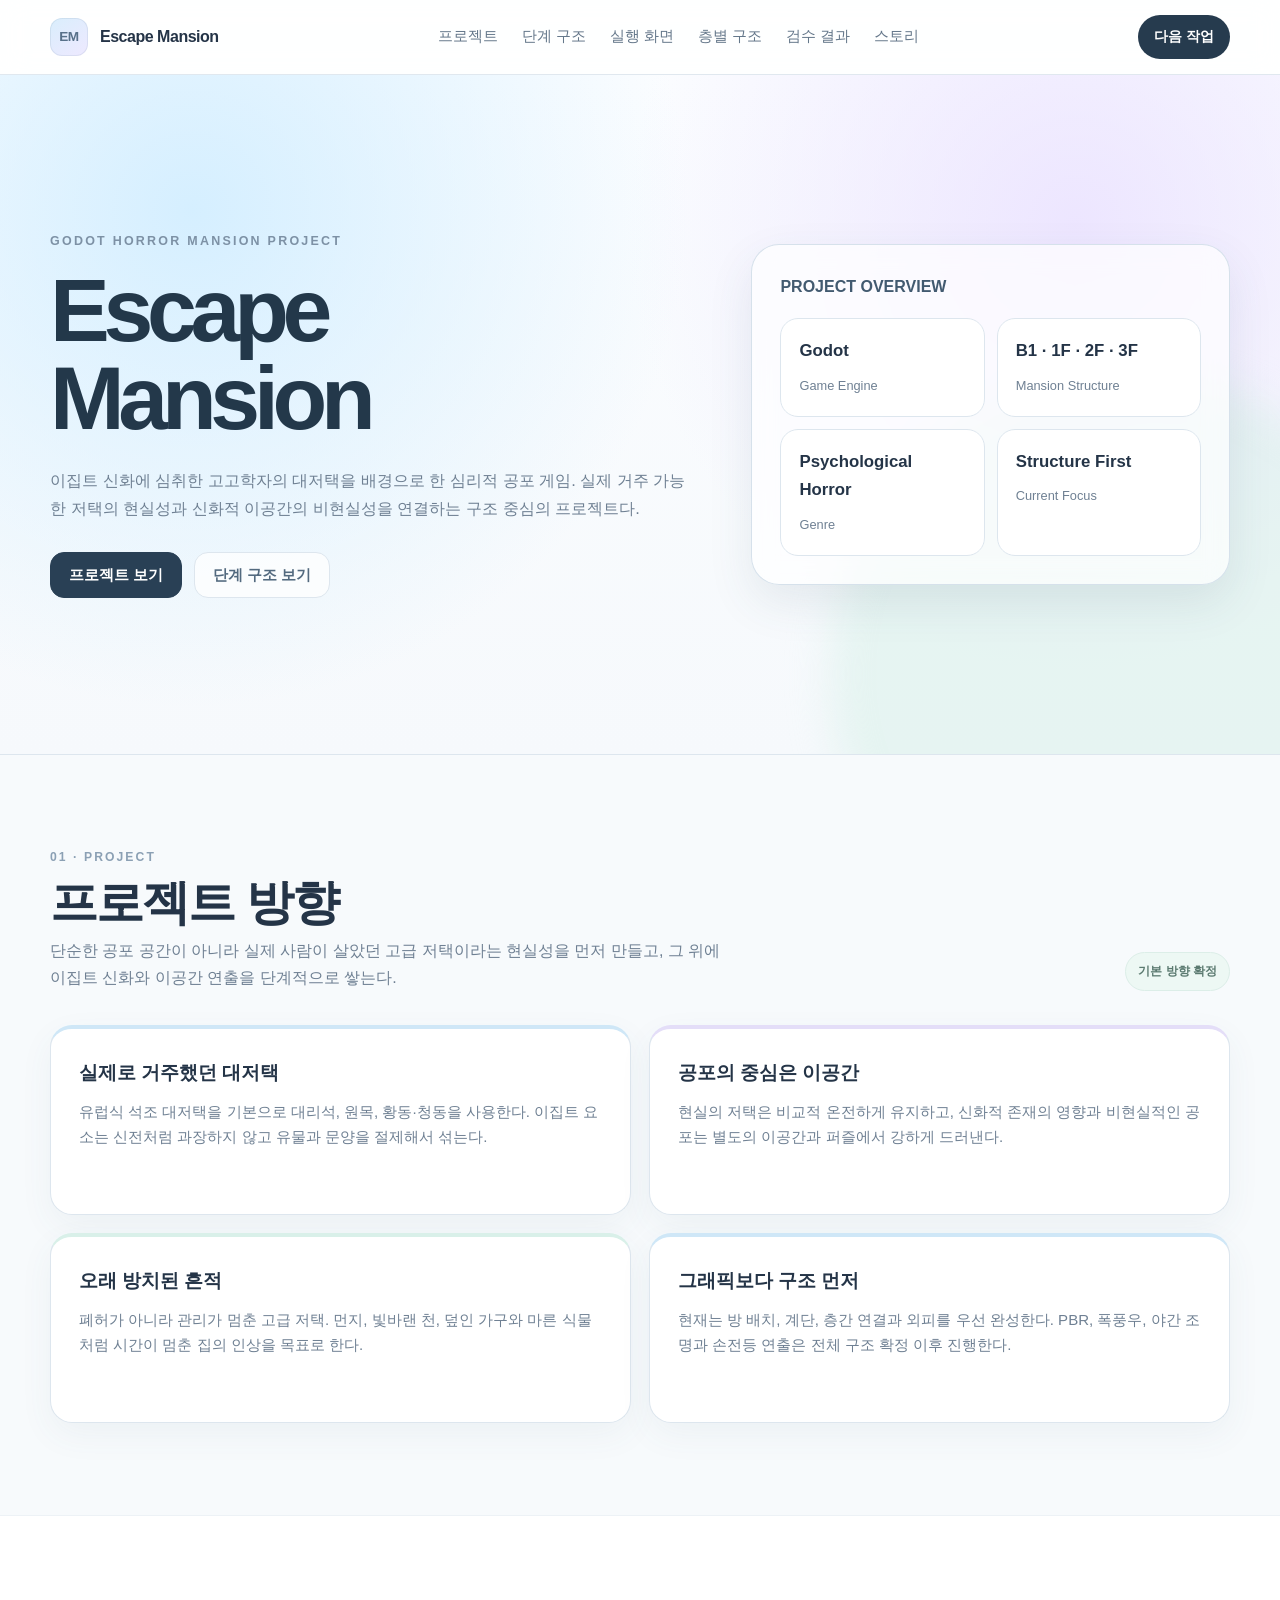
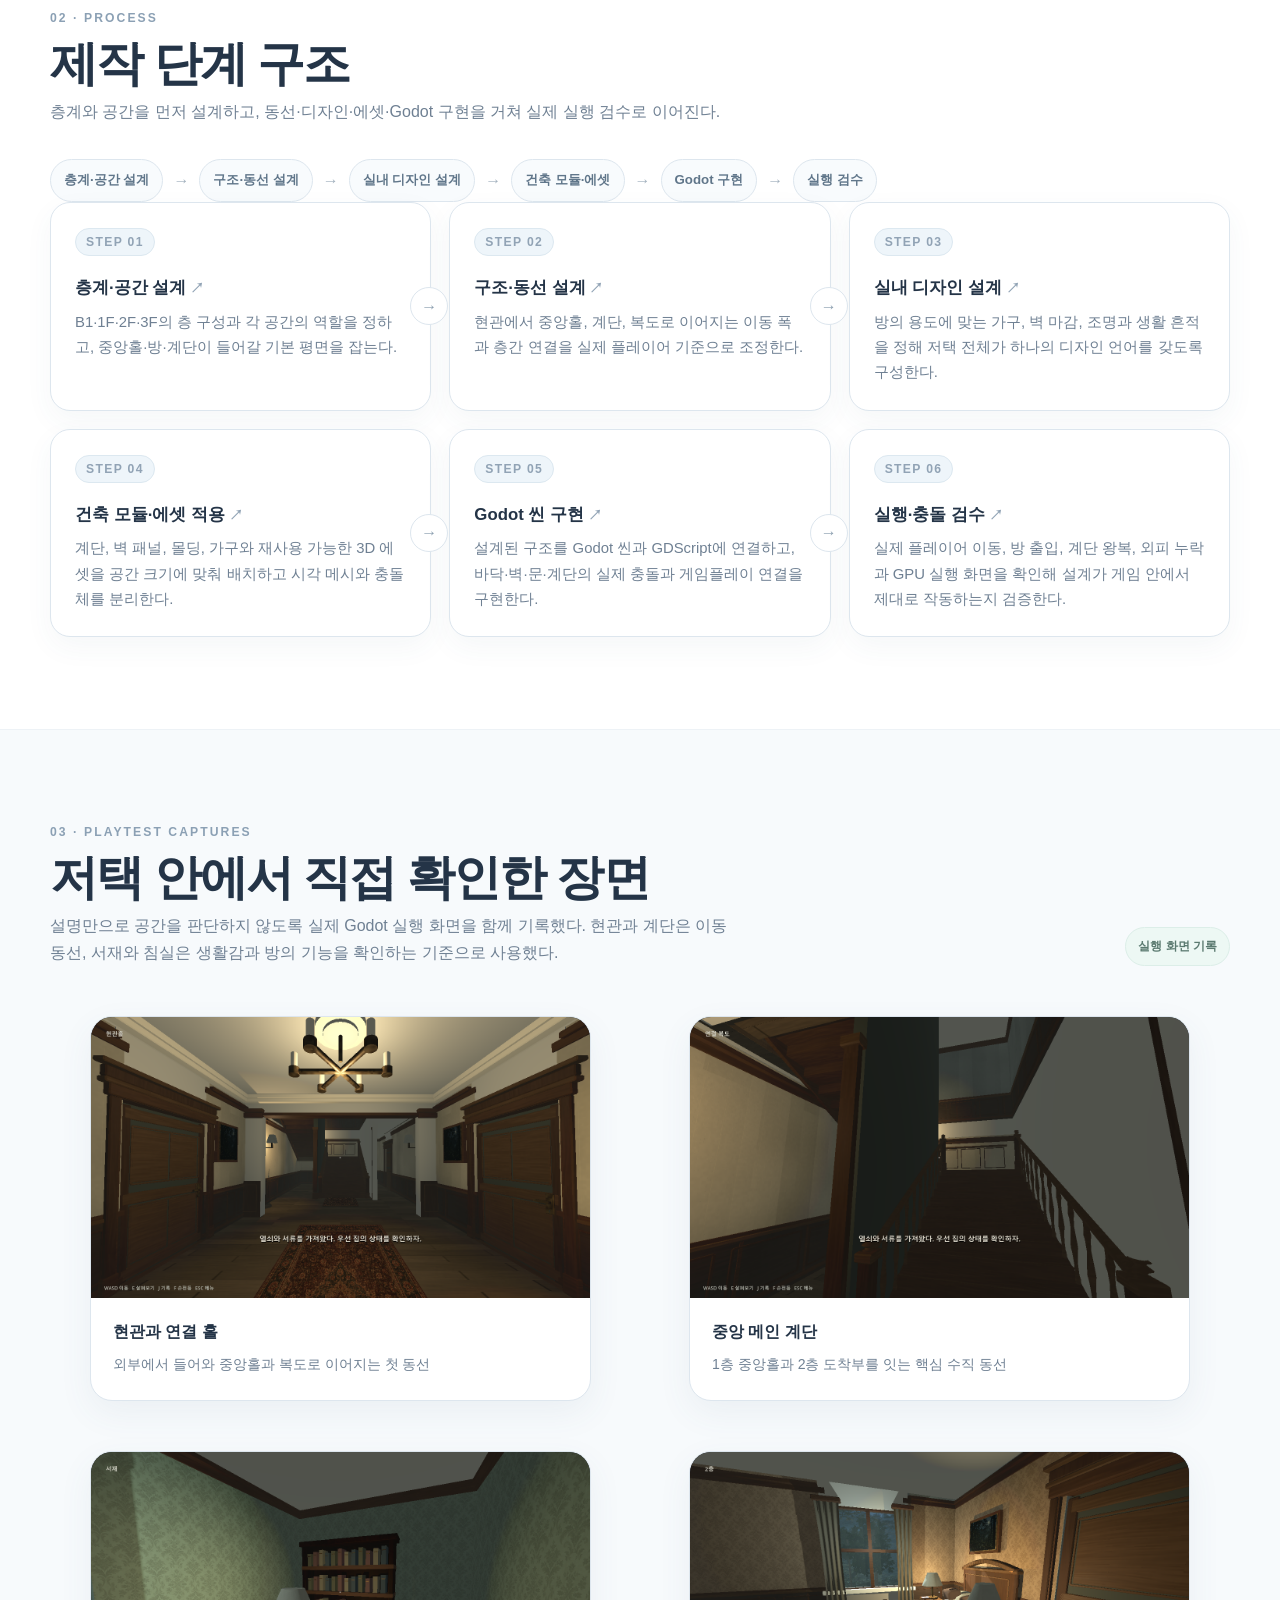
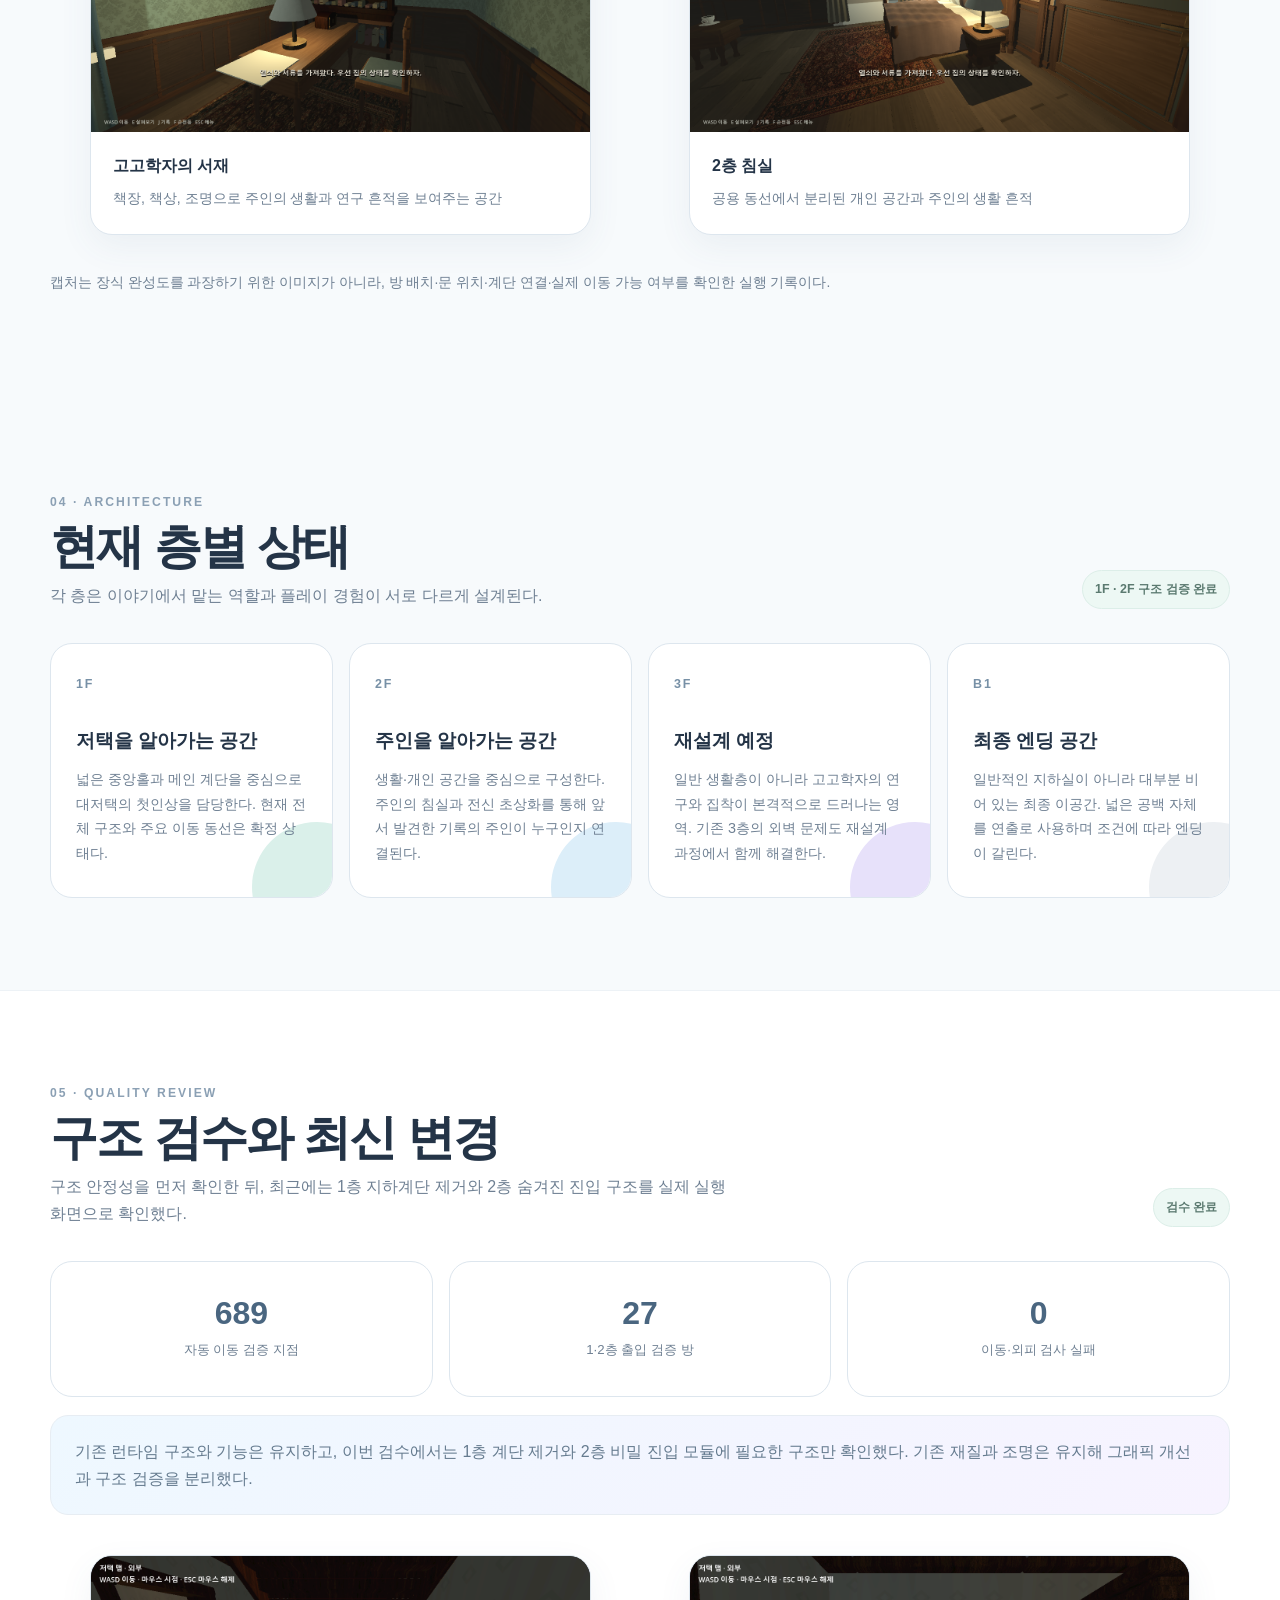
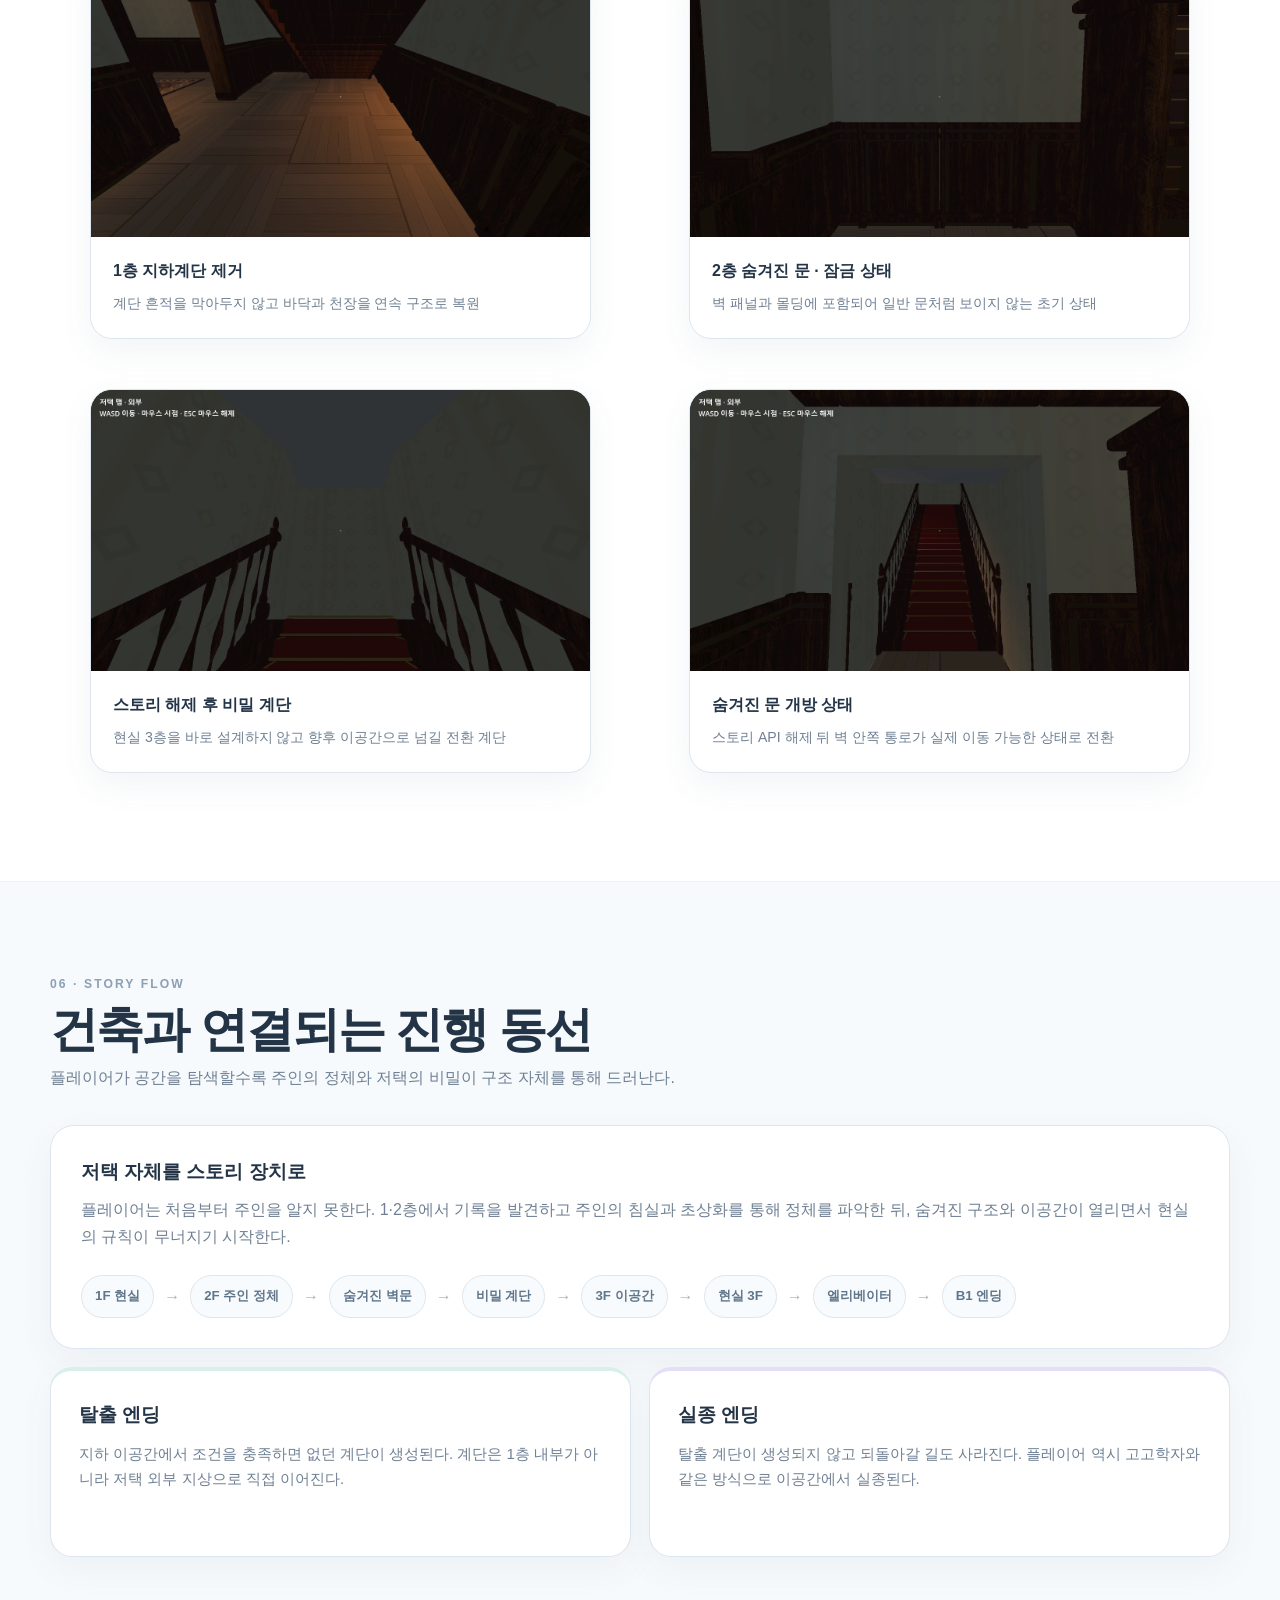
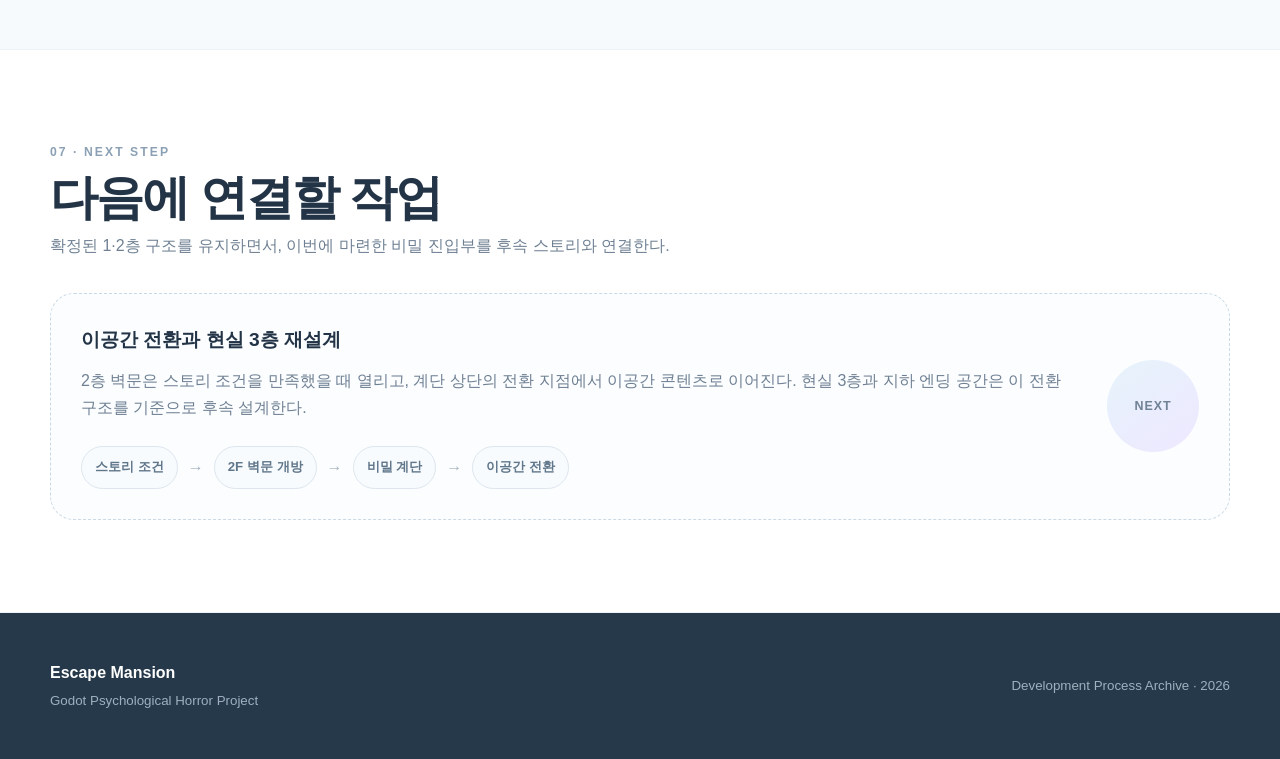
<file: mini-watch/general/templates/lessons.html>
<!doctype html>
<html lang="ko">
<head>
  <meta charset="utf-8">
  <meta name="viewport" content="width=device-width, initial-scale=1">
  <meta name="description" content="Escape Mansion - Godot 심리적 공포 게임 개발 프로젝트">
  <title>Escape Mansion | Project</title>

  <style>
    :root{
      --bg:#f7fafc;
      --surface:#ffffff;
      --surface-soft:#f2f6fa;
      --text:#243447;
      --muted:#6f8093;
      --line:#dde6ee;
      --primary:#6f8faa;
      --primary-dark:#4d687f;
      --blue:#cfe7f7;
      --lav:#e4def8;
      --mint:#d9f0e9;
      --shadow:0 18px 45px rgba(60,85,110,.10);
      --radius:22px;
    }

    *{box-sizing:border-box}

    html{
      scroll-behavior:smooth;
    }

    body{
      margin:0;
      font-family:Pretendard,"Noto Sans KR","Malgun Gothic",sans-serif;
      color:var(--text);
      background:var(--bg);
      line-height:1.7;
    }

    a{
      color:inherit;
      text-decoration:none;
    }

    button,
    a{
      -webkit-tap-highlight-color:transparent;
    }

    .container{
      width:min(1180px,calc(100% - 40px));
      margin:0 auto;
    }

    /* HEADER */
    .site-header{
      position:sticky;
      top:0;
      z-index:1000;
      background:rgba(255,255,255,.88);
      backdrop-filter:blur(14px);
      border-bottom:1px solid rgba(221,230,238,.9);
    }

    .nav{
      min-height:74px;
      display:flex;
      align-items:center;
      justify-content:space-between;
      gap:24px;
    }

    .brand{
      display:flex;
      align-items:center;
      gap:12px;
      font-weight:800;
      letter-spacing:-.03em;
      white-space:nowrap;
    }

    .brand-mark{
      width:38px;
      height:38px;
      display:grid;
      place-items:center;
      border-radius:12px;
      background:linear-gradient(145deg,#d9eefc,#eee9ff);
      color:#58718a;
      font-size:.85rem;
      box-shadow:inset 0 0 0 1px rgba(95,122,146,.12);
    }

    .nav-links{
      display:flex;
      align-items:center;
      gap:24px;
      color:#64778a;
      font-size:.92rem;
    }

    .nav-links a{
      transition:.2s ease;
    }

    .nav-links a:hover{
      color:#29435a;
    }

    .nav-cta{
      padding:10px 16px;
      border-radius:999px;
      background:#263b4e;
      color:#fff;
      font-size:.86rem;
      font-weight:700;
    }

    /* HERO */
    .hero{
      position:relative;
      overflow:hidden;
      min-height:680px;
      display:flex;
      align-items:center;
      background:
        radial-gradient(circle at 15% 20%,rgba(211,238,255,.95) 0,transparent 31rem),
        radial-gradient(circle at 84% 22%,rgba(235,227,255,.9) 0,transparent 28rem),
        linear-gradient(180deg,#fbfdff,#f6f9fc);
      border-bottom:1px solid var(--line);
    }

    .hero::after{
      content:"";
      position:absolute;
      inset:auto -150px -220px auto;
      width:600px;
      height:600px;
      border-radius:50%;
      background:rgba(214,239,232,.5);
      filter:blur(20px);
      pointer-events:none;
    }

    .hero-grid{
      position:relative;
      z-index:1;
      display:grid;
      grid-template-columns:1.15fr .85fr;
      gap:54px;
      align-items:center;
      padding:90px 0;
    }

    .eyebrow{
      margin-bottom:15px;
      color:#7d91a5;
      font-size:.78rem;
      font-weight:700;
      letter-spacing:.18em;
      text-transform:uppercase;
    }

    .hero h1{
      margin:0;
      font-size:clamp(3rem,7vw,6rem);
      line-height:.98;
      letter-spacing:-.07em;
      color:#23384a;
    }

    .hero-sub{
      max-width:690px;
      margin:24px 0 0;
      color:var(--muted);
      font-size:1.03rem;
    }

    .hero-actions{
      display:flex;
      flex-wrap:wrap;
      gap:12px;
      margin-top:30px;
    }

    .btn{
      display:inline-flex;
      align-items:center;
      justify-content:center;
      min-height:46px;
      padding:0 18px;
      border-radius:14px;
      font-weight:700;
      font-size:.92rem;
      border:1px solid var(--line);
      transition:.2s ease;
    }

    .btn-primary{
      background:#294055;
      color:#fff;
      border-color:#294055;
    }

    .btn-primary:hover{
      transform:translateY(-2px);
      box-shadow:0 10px 24px rgba(41,64,85,.18);
    }

    .btn-secondary{
      background:rgba(255,255,255,.75);
      color:#536a7f;
    }

    .btn-secondary:hover{
      background:#fff;
    }

    .hero-panel{
      background:rgba(255,255,255,.7);
      border:1px solid rgba(210,222,233,.9);
      border-radius:28px;
      padding:28px;
      box-shadow:var(--shadow);
      backdrop-filter:blur(12px);
    }

    .hero-panel h3{
      margin:0 0 18px;
      font-size:1rem;
      color:#425a70;
    }

    .mini-grid{
      display:grid;
      grid-template-columns:1fr 1fr;
      gap:12px;
    }

    .mini-card{
      border-radius:18px;
      padding:18px;
      background:#fff;
      border:1px solid var(--line);
    }

    .mini-card strong{
      display:block;
      margin-bottom:5px;
      font-size:1.05rem;
    }

    .mini-card span{
      color:var(--muted);
      font-size:.8rem;
    }

    /* MAIN */
    main{
      overflow:hidden;
    }

    .section{
      padding:92px 0;
    }

    .section.alt{
      background:#fff;
      border-top:1px solid #edf2f6;
      border-bottom:1px solid #edf2f6;
    }

    .section-head{
      display:flex;
      justify-content:space-between;
      align-items:flex-end;
      gap:30px;
      margin-bottom:34px;
    }

    .section-head .copy{
      max-width:690px;
    }

    .section-kicker{
      color:#8ba0b4;
      font-size:.76rem;
      font-weight:700;
      letter-spacing:.17em;
    }

    .section h2{
      margin:7px 0 7px;
      font-size:clamp(2rem,4vw,3rem);
      line-height:1.15;
      letter-spacing:-.04em;
    }

    .section-desc{
      margin:0;
      color:var(--muted);
    }

    .badge{
      display:inline-flex;
      align-items:center;
      gap:7px;
      padding:8px 12px;
      border-radius:999px;
      background:#edf8f4;
      color:#5b7a70;
      border:1px solid #dceee8;
      font-size:.78rem;
      font-weight:700;
      white-space:nowrap;
    }

    .cards{
      display:grid;
      grid-template-columns:repeat(2,1fr);
      gap:18px;
    }

    .card{
      min-height:190px;
      padding:28px;
      background:var(--surface);
      border:1px solid var(--line);
      border-radius:var(--radius);
      box-shadow:0 12px 34px rgba(74,101,124,.06);
    }

    .card.blue{border-top:4px solid var(--blue)}
    .card.lav{border-top:4px solid var(--lav)}
    .card.mint{border-top:4px solid var(--mint)}

    .card h3{
      margin:0 0 10px;
      font-size:1.16rem;
    }

    .card p{
      margin:0;
      color:var(--muted);
      font-size:.94rem;
    }

    /* PROGRESS */
    .timeline{
      display:grid;
      grid-template-columns:repeat(3,1fr);
      gap:18px;
    }

    .timeline-item{
      position:relative;
      display:block;
      align-items:start;
      background:#fff;
      border:1px solid var(--line);
      border-radius:20px;
      padding:24px;
      min-height:205px;
      box-shadow:0 10px 28px rgba(68,91,112,.05);
    }

    .timeline-item:not(:nth-child(3n))::after{
      content:"→";
      position:absolute;
      z-index:2;
      top:50%;
      right:-18px;
      width:36px;
      height:36px;
      display:grid;
      place-items:center;
      border:1px solid var(--line);
      border-radius:50%;
      background:#fff;
      color:#8da0b1;
      font-size:1rem;
      transform:translateY(-50%);
    }

    .step-no{
      display:inline-flex;
      align-items:center;
      min-height:28px;
      padding:0 10px;
      margin-bottom:18px;
      border-radius:999px;
      background:#eef5fa;
      border:1px solid #dce8f0;
      font-size:.76rem;
      letter-spacing:.11em;
      color:#91a3b5;
      font-weight:700;
    }

    .timeline-item h3{
      margin:0 0 7px;
      font-size:1.05rem;
    }

    .step-link{
      color:inherit;
      text-decoration:none;
    }

    .step-link::after{
      content:"  ↗";
      color:#91a3b5;
      font-size:.82em;
    }

    .step-link:hover{
      color:#4d687f;
    }

    .timeline-item p{
      margin:0;
      color:var(--muted);
      font-size:.93rem;
    }

    /* CAPTURES */
    .capture-grid{
      display:grid;
      grid-template-columns:repeat(2,1fr);
      gap:18px;
    }

    .capture-card{
      overflow:hidden;
      background:#fff;
      border:1px solid var(--line);
      border-radius:22px;
      box-shadow:0 12px 34px rgba(74,101,124,.07);
    }

    .capture-card img{
      display:block;
      width:100%;
      height:auto;
      aspect-ratio:auto;
      object-fit:contain;
      background:#1e2933;
    }

    .capture-card figcaption{
      padding:20px 22px 22px;
    }

    .capture-card strong{
      display:block;
      margin-bottom:5px;
      font-size:1rem;
    }

    .capture-card span{
      color:var(--muted);
      font-size:.88rem;
    }

    .capture-note{
      margin-top:20px;
      color:var(--muted);
      font-size:.86rem;
    }

    .status-list{
      display:grid;
      grid-template-columns:repeat(3,1fr);
      gap:12px;
      margin-top:20px;
    }

    .status-list div{
      padding:15px 16px;
      border:1px solid var(--line);
      border-radius:16px;
      background:#fbfdff;
    }

    .status-list strong{
      display:block;
      color:#4a6680;
      font-size:.94rem;
    }

    .status-list span{
      color:var(--muted);
      font-size:.78rem;
    }

    /* FLOOR */
    .floor-grid{
      display:grid;
      grid-template-columns:repeat(4,1fr);
      gap:16px;
    }

    .floor-card{
      position:relative;
      overflow:hidden;
      min-height:255px;
      padding:25px;
      border:1px solid var(--line);
      border-radius:22px;
      background:#fff;
    }

    .floor-card::after{
      content:"";
      position:absolute;
      width:130px;
      height:130px;
      border-radius:50%;
      right:-50px;
      bottom:-55px;
      background:var(--tone,#eaf2f8);
    }

    .floor-label{
      position:relative;
      z-index:1;
      display:inline-block;
      margin-bottom:30px;
      font-size:.78rem;
      font-weight:800;
      letter-spacing:.15em;
      color:#7790a6;
    }

    .floor-card h3,
    .floor-card p{
      position:relative;
      z-index:1;
    }

    .floor-card h3{
      margin:0 0 10px;
      font-size:1.18rem;
    }

    .floor-card p{
      margin:0;
      color:var(--muted);
      font-size:.9rem;
    }

    /* METRICS */
    .metric-grid{
      display:grid;
      grid-template-columns:repeat(3,1fr);
      gap:16px;
    }

    .metric{
      text-align:center;
      background:#fff;
      border:1px solid var(--line);
      border-radius:22px;
      padding:34px 20px;
    }

    .metric strong{
      display:block;
      color:#4a6680;
      font-size:2rem;
      line-height:1.1;
    }

    .metric span{
      display:block;
      margin-top:8px;
      color:var(--muted);
      font-size:.83rem;
    }

    .notice{
      margin-top:18px;
      padding:22px 24px;
      border-radius:18px;
      background:linear-gradient(135deg,#eef8ff,#f7f3ff);
      color:#657b8f;
      border:1px solid #e7edf3;
    }

    /* FLOW */
    .story-box{
      padding:30px;
      background:#fff;
      border:1px solid var(--line);
      border-radius:24px;
      box-shadow:0 14px 36px rgba(69,92,112,.06);
    }

    .story-box h3{
      margin:0 0 8px;
    }

    .story-box p{
      margin:0;
      color:var(--muted);
    }

    .flow{
      display:flex;
      flex-wrap:wrap;
      align-items:center;
      gap:10px;
      margin-top:25px;
    }

    .node{
      padding:9px 13px;
      border:1px solid var(--line);
      border-radius:999px;
      background:#f8fbfd;
      color:#60768a;
      font-size:.83rem;
      font-weight:700;
    }

    .arrow{
      color:#a4b2bf;
    }

    .ending-grid{
      display:grid;
      grid-template-columns:1fr 1fr;
      gap:18px;
      margin-top:18px;
    }

    /* NEXT */
    .next-box{
      display:grid;
      grid-template-columns:1fr auto;
      gap:30px;
      align-items:center;
      padding:30px;
      border:1px dashed #cbd9e5;
      border-radius:24px;
      background:#fbfdff;
    }

    .next-box h3{
      margin:0 0 10px;
      font-size:1.2rem;
    }

    .next-box p{
      margin:0;
      color:var(--muted);
    }

    .next-tag{
      min-width:92px;
      height:92px;
      display:grid;
      place-items:center;
      border-radius:50%;
      background:linear-gradient(145deg,#e6f3fb,#eee8ff);
      color:#6f8195;
      font-size:.78rem;
      font-weight:800;
      letter-spacing:.08em;
    }

    /* FOOTER */
    .footer{
      background:#25394a;
      color:#cbd6df;
      padding:46px 0;
    }

    .footer-inner{
      display:flex;
      justify-content:space-between;
      align-items:center;
      gap:20px;
    }

    .footer strong{
      color:#fff;
    }

    .footer small{
      color:#9eb0bf;
    }

    @media(max-width:980px){
      .hero{
        min-height:auto;
      }

      .hero-grid{
        grid-template-columns:1fr;
      }

      .hero-panel{
        max-width:650px;
      }

      .floor-grid{
        grid-template-columns:repeat(2,1fr);
      }
    }

    @media(max-width:760px){
      .container{
        width:min(100% - 28px,1180px);
      }

      .nav{
        min-height:64px;
      }

      .nav-links{
        display:none;
      }

      .hero-grid{
        padding:70px 0;
      }

      .section{
        padding:70px 0;
      }

      .section-head{
        align-items:flex-start;
        flex-direction:column;
      }

      .timeline{
        grid-template-columns:1fr;
      }

      .cards,
      .metric-grid,
      .ending-grid,
      .status-list{
        grid-template-columns:1fr;
      }

      .capture-grid{
        grid-template-columns:1fr;
      }

      .timeline-item{
        min-height:0;
      }

      .timeline-item:not(:nth-child(3n))::after{
        content:"↓";
        top:auto;
        right:50%;
        bottom:-18px;
        transform:translateX(50%);
      }

      .timeline-item:nth-child(3n)::after{
        content:"↓";
        top:auto;
        right:50%;
        bottom:-18px;
        transform:translateX(50%);
      }

      .timeline-item:last-child::after{
        display:none;
      }

      .floor-grid{
        grid-template-columns:1fr;
      }

      .next-box{
        grid-template-columns:1fr;
      }

      .next-tag{
        min-width:78px;
        width:78px;
        height:78px;
      }

      .footer-inner{
        flex-direction:column;
        align-items:flex-start;
      }
    }

    @media(max-width:520px){
      .mini-grid{
        grid-template-columns:1fr;
      }

      .hero h1{
        font-size:3.1rem;
      }
    }
  </style>
</head>

<body>

  <header class="site-header">
    <div class="container nav">
      <a class="brand" href="#top">
        <span class="brand-mark">EM</span>
        <span>Escape Mansion</span>
      </a>

      <nav class="nav-links" aria-label="주요 메뉴">
        <a href="#about">프로젝트</a>
        <a href="#progress">단계 구조</a>
        <a href="#captures">실행 화면</a>
        <a href="#floors">층별 구조</a>
        <a href="#review">검수 결과</a>
        <a href="#story">스토리</a>
      </nav>

      <a class="nav-cta" href="#next">다음 작업</a>
    </div>
  </header>

  <main id="top">

    <section class="hero">
      <div class="container hero-grid">

        <div>
          <div class="eyebrow">Godot Horror Mansion Project</div>

          <h1>Escape<br>Mansion</h1>

          <p class="hero-sub">
            이집트 신화에 심취한 고고학자의 대저택을 배경으로 한 심리적 공포 게임.
            실제 거주 가능한 저택의 현실성과 신화적 이공간의 비현실성을 연결하는 구조 중심의 프로젝트다.
          </p>

          <div class="hero-actions">
            <a class="btn btn-primary" href="#about">프로젝트 보기</a>
            <a class="btn btn-secondary" href="#progress">단계 구조 보기</a>
          </div>
        </div>

        <aside class="hero-panel">
          <h3>PROJECT OVERVIEW</h3>

          <div class="mini-grid">
            <div class="mini-card">
              <strong>Godot</strong>
              <span>Game Engine</span>
            </div>

            <div class="mini-card">
              <strong>B1 · 1F · 2F · 3F</strong>
              <span>Mansion Structure</span>
            </div>

            <div class="mini-card">
              <strong>Psychological Horror</strong>
              <span>Genre</span>
            </div>

            <div class="mini-card">
              <strong>Structure First</strong>
              <span>Current Focus</span>
            </div>
          </div>
        </aside>

      </div>
    </section>


    <section class="section" id="about">
      <div class="container">

        <div class="section-head">
          <div class="copy">
            <div class="section-kicker">01 · PROJECT</div>
            <h2>프로젝트 방향</h2>
            <p class="section-desc">
              단순한 공포 공간이 아니라 실제 사람이 살았던 고급 저택이라는 현실성을 먼저 만들고,
              그 위에 이집트 신화와 이공간 연출을 단계적으로 쌓는다.
            </p>
          </div>

          <span class="badge">기본 방향 확정</span>
        </div>

        <div class="cards">

          <article class="card blue">
            <h3>실제로 거주했던 대저택</h3>
            <p>
              유럽식 석조 대저택을 기본으로 대리석, 원목, 황동·청동을 사용한다.
              이집트 요소는 신전처럼 과장하지 않고 유물과 문양을 절제해서 섞는다.
            </p>
          </article>

          <article class="card lav">
            <h3>공포의 중심은 이공간</h3>
            <p>
              현실의 저택은 비교적 온전하게 유지하고,
              신화적 존재의 영향과 비현실적인 공포는 별도의 이공간과 퍼즐에서 강하게 드러낸다.
            </p>
          </article>

          <article class="card mint">
            <h3>오래 방치된 흔적</h3>
            <p>
              폐허가 아니라 관리가 멈춘 고급 저택.
              먼지, 빛바랜 천, 덮인 가구와 마른 식물처럼 시간이 멈춘 집의 인상을 목표로 한다.
            </p>
          </article>

          <article class="card blue">
            <h3>그래픽보다 구조 먼저</h3>
            <p>
              현재는 방 배치, 계단, 층간 연결과 외피를 우선 완성한다.
              PBR, 폭풍우, 야간 조명과 손전등 연출은 전체 구조 확정 이후 진행한다.
            </p>
          </article>

        </div>

      </div>
    </section>


    <section class="section alt" id="progress">
      <div class="container">

        <div class="section-head">
          <div class="copy">
            <div class="section-kicker">02 · PROCESS</div>
            <h2>제작 단계 구조</h2>
            <p class="section-desc">
              층계와 공간을 먼저 설계하고, 동선·디자인·에셋·Godot 구현을 거쳐 실제 실행 검수로 이어진다.
            </p>
          </div>
        </div>

        <div class="flow" aria-label="제작 단계 순서">
          <span class="node">층계·공간 설계</span>
          <span class="arrow">→</span>
          <span class="node">구조·동선 설계</span>
          <span class="arrow">→</span>
          <span class="node">실내 디자인 설계</span>
          <span class="arrow">→</span>
          <span class="node">건축 모듈·에셋</span>
          <span class="arrow">→</span>
          <span class="node">Godot 구현</span>
          <span class="arrow">→</span>
          <span class="node">실행 검수</span>
        </div>

        <div class="timeline">

          <article class="timeline-item">
            <div class="step-no">STEP 01</div>
            <div>
              <h3><a class="step-link" href="step-01.html">층계·공간 설계</a></h3>
              <p>
                B1·1F·2F·3F의 층 구성과 각 공간의 역할을 정하고,
                중앙홀·방·계단이 들어갈 기본 평면을 잡는다.
              </p>
            </div>
          </article>

          <article class="timeline-item">
            <div class="step-no">STEP 02</div>
            <div>
              <h3><a class="step-link" href="step-02.html">구조·동선 설계</a></h3>
              <p>
                현관에서 중앙홀, 계단, 복도로 이어지는 이동 폭과
                층간 연결을 실제 플레이어 기준으로 조정한다.
              </p>
            </div>
          </article>

          <article class="timeline-item">
            <div class="step-no">STEP 03</div>
            <div>
              <h3><a class="step-link" href="step-03.html">실내 디자인 설계</a></h3>
              <p>
                방의 용도에 맞는 가구, 벽 마감, 조명과 생활 흔적을 정해
                저택 전체가 하나의 디자인 언어를 갖도록 구성한다.
              </p>
            </div>
          </article>

          <article class="timeline-item">
            <div class="step-no">STEP 04</div>
            <div>
              <h3><a class="step-link" href="step-04.html">건축 모듈·에셋 적용</a></h3>
              <p>
                계단, 벽 패널, 몰딩, 가구와 재사용 가능한 3D 에셋을
                공간 크기에 맞춰 배치하고 시각 메시와 충돌체를 분리한다.
              </p>
            </div>
          </article>

          <article class="timeline-item">
            <div class="step-no">STEP 05</div>
            <div>
              <h3><a class="step-link" href="step-05.html">Godot 씬 구현</a></h3>
              <p>
                설계된 구조를 Godot 씬과 GDScript에 연결하고,
                바닥·벽·문·계단의 실제 충돌과 게임플레이 연결을 구현한다.
              </p>
            </div>
          </article>

          <article class="timeline-item">
            <div class="step-no">STEP 06</div>
            <div>
              <h3><a class="step-link" href="step-06.html">실행·충돌 검수</a></h3>
              <p>
                실제 플레이어 이동, 방 출입, 계단 왕복, 외피 누락과
                GPU 실행 화면을 확인해 설계가 게임 안에서 제대로 작동하는지 검증한다.
              </p>
            </div>
          </article>

        </div>

      </div>
    </section>


    <section class="section" id="captures">
      <div class="container">

        <div class="section-head">
          <div class="copy">
            <div class="section-kicker">03 · PLAYTEST CAPTURES</div>
            <h2>저택 안에서 직접 확인한 장면</h2>
            <p class="section-desc">
              설명만으로 공간을 판단하지 않도록 실제 Godot 실행 화면을 함께 기록했다.
              현관과 계단은 이동 동선, 서재와 침실은 생활감과 방의 기능을 확인하는 기준으로 사용했다.
            </p>
          </div>
          <span class="badge">실행 화면 기록</span>
        </div>

        <div class="capture-grid">
          <figure class="capture-card">
            <img src="../static/captures/hall.png" alt="저택 현관 홀 실행 화면" loading="lazy">
            <figcaption>
              <strong>현관과 연결 홀</strong>
              <span>외부에서 들어와 중앙홀과 복도로 이어지는 첫 동선</span>
            </figcaption>
          </figure>

          <figure class="capture-card">
            <img src="../static/captures/main-stair.png" alt="저택 중앙 메인 계단 실행 화면" loading="lazy">
            <figcaption>
              <strong>중앙 메인 계단</strong>
              <span>1층 중앙홀과 2층 도착부를 잇는 핵심 수직 동선</span>
            </figcaption>
          </figure>

          <figure class="capture-card">
            <img src="../static/captures/study.png" alt="고고학자의 서재 실행 화면" loading="lazy">
            <figcaption>
              <strong>고고학자의 서재</strong>
              <span>책장, 책상, 조명으로 주인의 생활과 연구 흔적을 보여주는 공간</span>
            </figcaption>
          </figure>

          <figure class="capture-card">
            <img src="../static/captures/bedroom.png" alt="2층 침실 실행 화면" loading="lazy">
            <figcaption>
              <strong>2층 침실</strong>
              <span>공용 동선에서 분리된 개인 공간과 주인의 생활 흔적</span>
            </figcaption>
          </figure>
        </div>

        <p class="capture-note">
          캡처는 장식 완성도를 과장하기 위한 이미지가 아니라, 방 배치·문 위치·계단 연결·실제 이동 가능 여부를 확인한 실행 기록이다.
        </p>

      </div>
    </section>


    <section class="section" id="floors">
      <div class="container">

        <div class="section-head">
          <div class="copy">
            <div class="section-kicker">04 · ARCHITECTURE</div>
            <h2>현재 층별 상태</h2>
            <p class="section-desc">
              각 층은 이야기에서 맡는 역할과 플레이 경험이 서로 다르게 설계된다.
            </p>
          </div>

          <span class="badge">1F · 2F 구조 검증 완료</span>
        </div>

        <div class="floor-grid">

          <article class="floor-card" style="--tone:#daf0ea">
            <span class="floor-label">1F</span>
            <h3>저택을 알아가는 공간</h3>
            <p>
              넓은 중앙홀과 메인 계단을 중심으로 대저택의 첫인상을 담당한다.
              현재 전체 구조와 주요 이동 동선은 확정 상태다.
            </p>
          </article>

          <article class="floor-card" style="--tone:#dceef9">
            <span class="floor-label">2F</span>
            <h3>주인을 알아가는 공간</h3>
            <p>
              생활·개인 공간을 중심으로 구성한다.
              주인의 침실과 전신 초상화를 통해 앞서 발견한 기록의 주인이 누구인지 연결된다.
            </p>
          </article>

          <article class="floor-card" style="--tone:#e7e1fa">
            <span class="floor-label">3F</span>
            <h3>재설계 예정</h3>
            <p>
              일반 생활층이 아니라 고고학자의 연구와 집착이 본격적으로 드러나는 영역.
              기존 3층의 외벽 문제도 재설계 과정에서 함께 해결한다.
            </p>
          </article>

          <article class="floor-card" style="--tone:#edf0f3">
            <span class="floor-label">B1</span>
            <h3>최종 엔딩 공간</h3>
            <p>
              일반적인 지하실이 아니라 대부분 비어 있는 최종 이공간.
              넓은 공백 자체를 연출로 사용하며 조건에 따라 엔딩이 갈린다.
            </p>
          </article>

        </div>

      </div>
    </section>


    <section class="section alt" id="review">
      <div class="container">

        <div class="section-head">
          <div class="copy">
            <div class="section-kicker">05 · QUALITY REVIEW</div>
            <h2>구조 검수와 최신 변경</h2>
            <p class="section-desc">
              구조 안정성을 먼저 확인한 뒤, 최근에는 1층 지하계단 제거와 2층 숨겨진 진입 구조를 실제 실행 화면으로 확인했다.
            </p>
          </div>

          <span class="badge">검수 완료</span>
        </div>

        <div class="metric-grid">

          <div class="metric">
            <strong>689</strong>
            <span>자동 이동 검증 지점</span>
          </div>

          <div class="metric">
            <strong>27</strong>
            <span>1·2층 출입 검증 방</span>
          </div>

          <div class="metric">
            <strong>0</strong>
            <span>이동·외피 검사 실패</span>
          </div>

        </div>

        <div class="notice">
          기존 런타임 구조와 기능은 유지하고,
          이번 검수에서는 1층 계단 제거와 2층 비밀 진입 모듈에 필요한 구조만 확인했다.
          기존 재질과 조명은 유지해 그래픽 개선과 구조 검증을 분리했다.
        </div>

        <div class="capture-grid" style="margin-top:24px">
          <figure class="capture-card">
            <img src="../static/captures/ground-infill.png" alt="지하계단 제거 후 1층 바닥 연결 실행 화면" loading="lazy">
            <figcaption>
              <strong>1층 지하계단 제거</strong>
              <span>계단 흔적을 막아두지 않고 바닥과 천장을 연속 구조로 복원</span>
            </figcaption>
          </figure>

          <figure class="capture-card">
            <img src="../static/captures/secret-wall-closed.png" alt="2층 벽 패널로 닫힌 숨겨진 문 실행 화면" loading="lazy">
            <figcaption>
              <strong>2층 숨겨진 문 · 잠금 상태</strong>
              <span>벽 패널과 몰딩에 포함되어 일반 문처럼 보이지 않는 초기 상태</span>
            </figcaption>
          </figure>

          <figure class="capture-card">
            <img src="../static/captures/secret-stair.png" alt="스토리 해제 후 숨겨진 계단 실행 화면" loading="lazy">
            <figcaption>
              <strong>스토리 해제 후 비밀 계단</strong>
              <span>현실 3층을 바로 설계하지 않고 향후 이공간으로 넘길 전환 계단</span>
            </figcaption>
          </figure>

          <figure class="capture-card">
            <img src="../static/captures/secret-wall-open.png" alt="스토리 해제 후 열린 숨겨진 문 실행 화면" loading="lazy">
            <figcaption>
              <strong>숨겨진 문 개방 상태</strong>
              <span>스토리 API 해제 뒤 벽 안쪽 통로가 실제 이동 가능한 상태로 전환</span>
            </figcaption>
          </figure>
        </div>

      </div>
    </section>


    <section class="section" id="story">
      <div class="container">

        <div class="section-head">
          <div class="copy">
            <div class="section-kicker">06 · STORY FLOW</div>
            <h2>건축과 연결되는 진행 동선</h2>
            <p class="section-desc">
              플레이어가 공간을 탐색할수록 주인의 정체와 저택의 비밀이 구조 자체를 통해 드러난다.
            </p>
          </div>
        </div>

        <article class="story-box">
          <h3>저택 자체를 스토리 장치로</h3>

          <p>
            플레이어는 처음부터 주인을 알지 못한다.
            1·2층에서 기록을 발견하고 주인의 침실과 초상화를 통해 정체를 파악한 뒤,
            숨겨진 구조와 이공간이 열리면서 현실의 규칙이 무너지기 시작한다.
          </p>

          <div class="flow">
            <span class="node">1F 현실</span>
            <span class="arrow">→</span>
            <span class="node">2F 주인 정체</span>
            <span class="arrow">→</span>
            <span class="node">숨겨진 벽문</span>
            <span class="arrow">→</span>
            <span class="node">비밀 계단</span>
            <span class="arrow">→</span>
            <span class="node">3F 이공간</span>
            <span class="arrow">→</span>
            <span class="node">현실 3F</span>
            <span class="arrow">→</span>
            <span class="node">엘리베이터</span>
            <span class="arrow">→</span>
            <span class="node">B1 엔딩</span>
          </div>
        </article>

        <div class="ending-grid">

          <article class="card mint">
            <h3>탈출 엔딩</h3>
            <p>
              지하 이공간에서 조건을 충족하면 없던 계단이 생성된다.
              계단은 1층 내부가 아니라 저택 외부 지상으로 직접 이어진다.
            </p>
          </article>

          <article class="card lav">
            <h3>실종 엔딩</h3>
            <p>
              탈출 계단이 생성되지 않고 되돌아갈 길도 사라진다.
              플레이어 역시 고고학자와 같은 방식으로 이공간에서 실종된다.
            </p>
          </article>

        </div>

      </div>
    </section>


    <section class="section alt" id="next">
      <div class="container">

        <div class="section-head">
          <div class="copy">
            <div class="section-kicker">07 · NEXT STEP</div>
            <h2>다음에 연결할 작업</h2>
            <p class="section-desc">
              확정된 1·2층 구조를 유지하면서, 이번에 마련한 비밀 진입부를 후속 스토리와 연결한다.
            </p>
          </div>
        </div>

        <article class="next-box">

          <div>
            <h3>이공간 전환과 현실 3층 재설계</h3>
            <p>
              2층 벽문은 스토리 조건을 만족했을 때 열리고, 계단 상단의 전환 지점에서 이공간 콘텐츠로 이어진다.
              현실 3층과 지하 엔딩 공간은 이 전환 구조를 기준으로 후속 설계한다.
            </p>

            <div class="flow">
              <span class="node">스토리 조건</span>
              <span class="arrow">→</span>
              <span class="node">2F 벽문 개방</span>
              <span class="arrow">→</span>
              <span class="node">비밀 계단</span>
              <span class="arrow">→</span>
              <span class="node">이공간 전환</span>
            </div>
          </div>

          <div class="next-tag">NEXT</div>

        </article>

      </div>
    </section>

  </main>


  <footer class="footer">
    <div class="container footer-inner">
      <div>
        <strong>Escape Mansion</strong><br>
        <small>Godot Psychological Horror Project</small>
      </div>

      <small>Development Process Archive · 2026</small>
    </div>
  </footer>

</body>
</html>
</file>
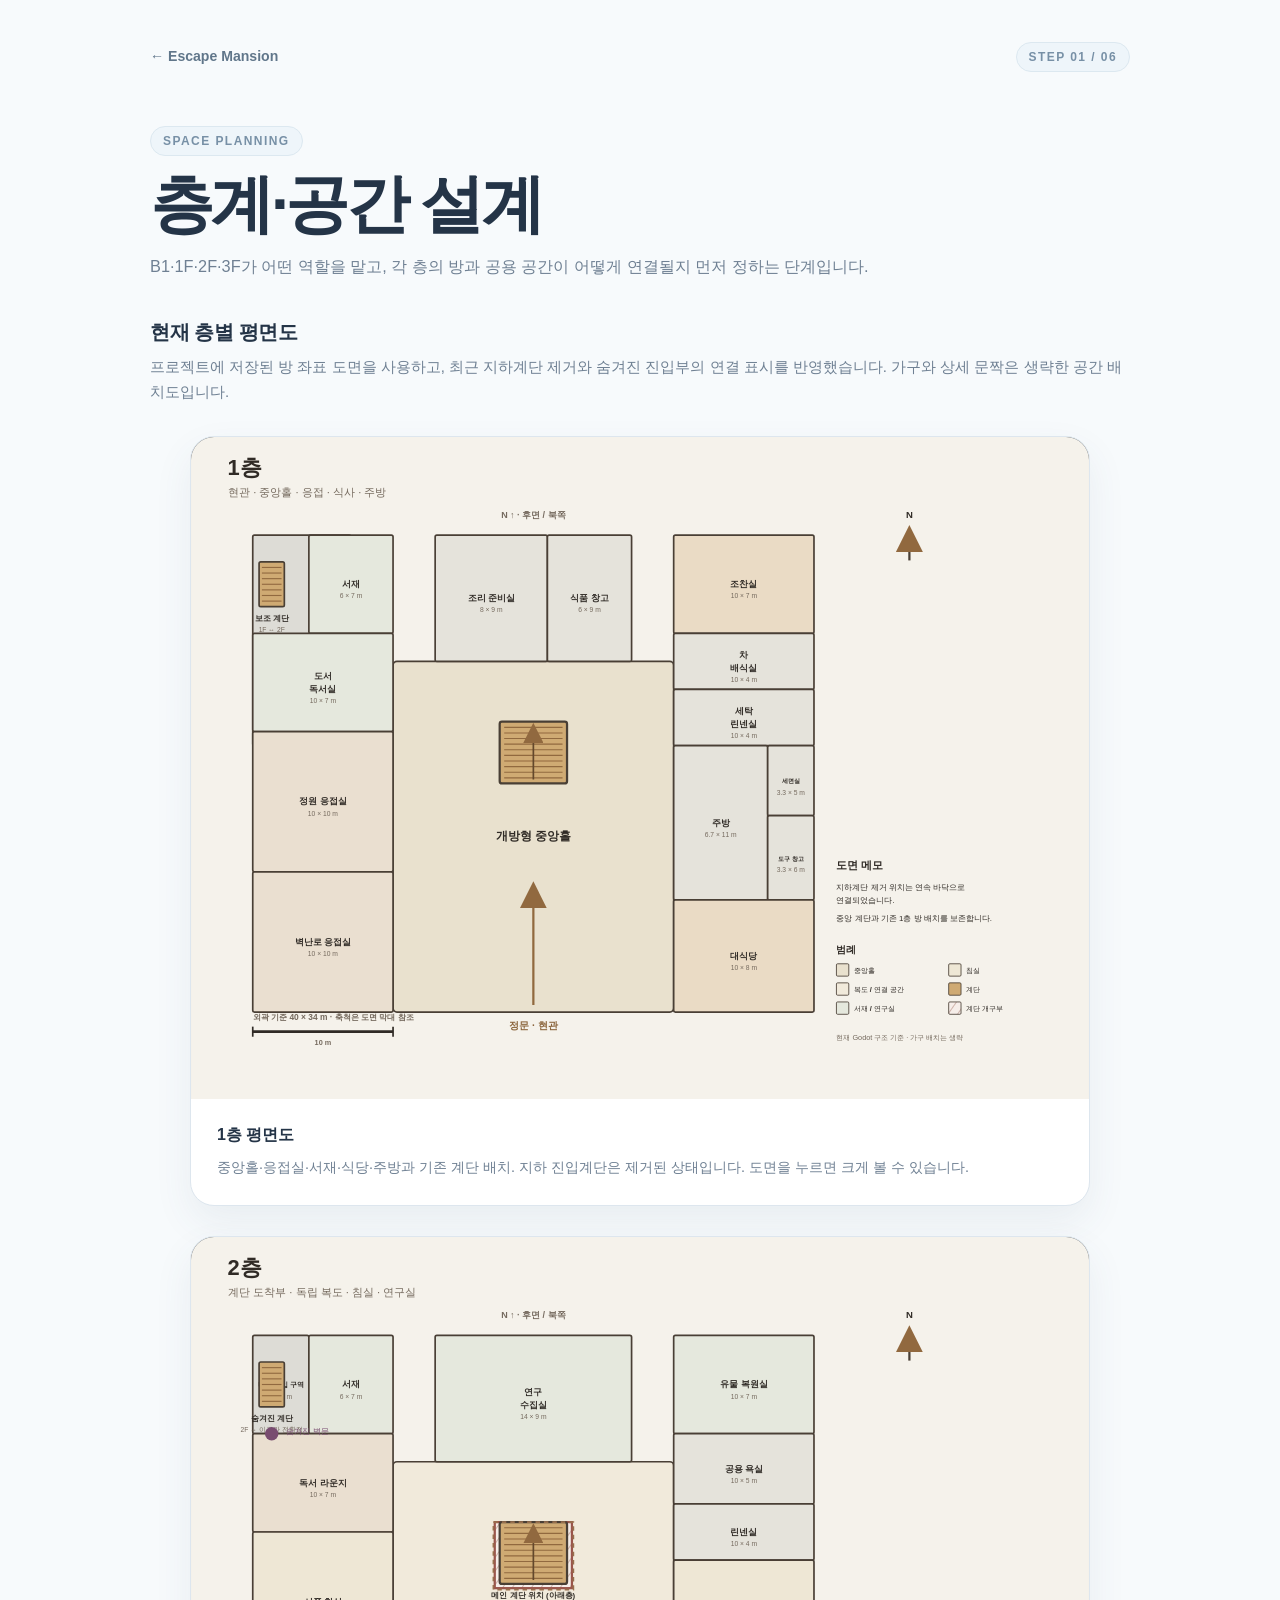
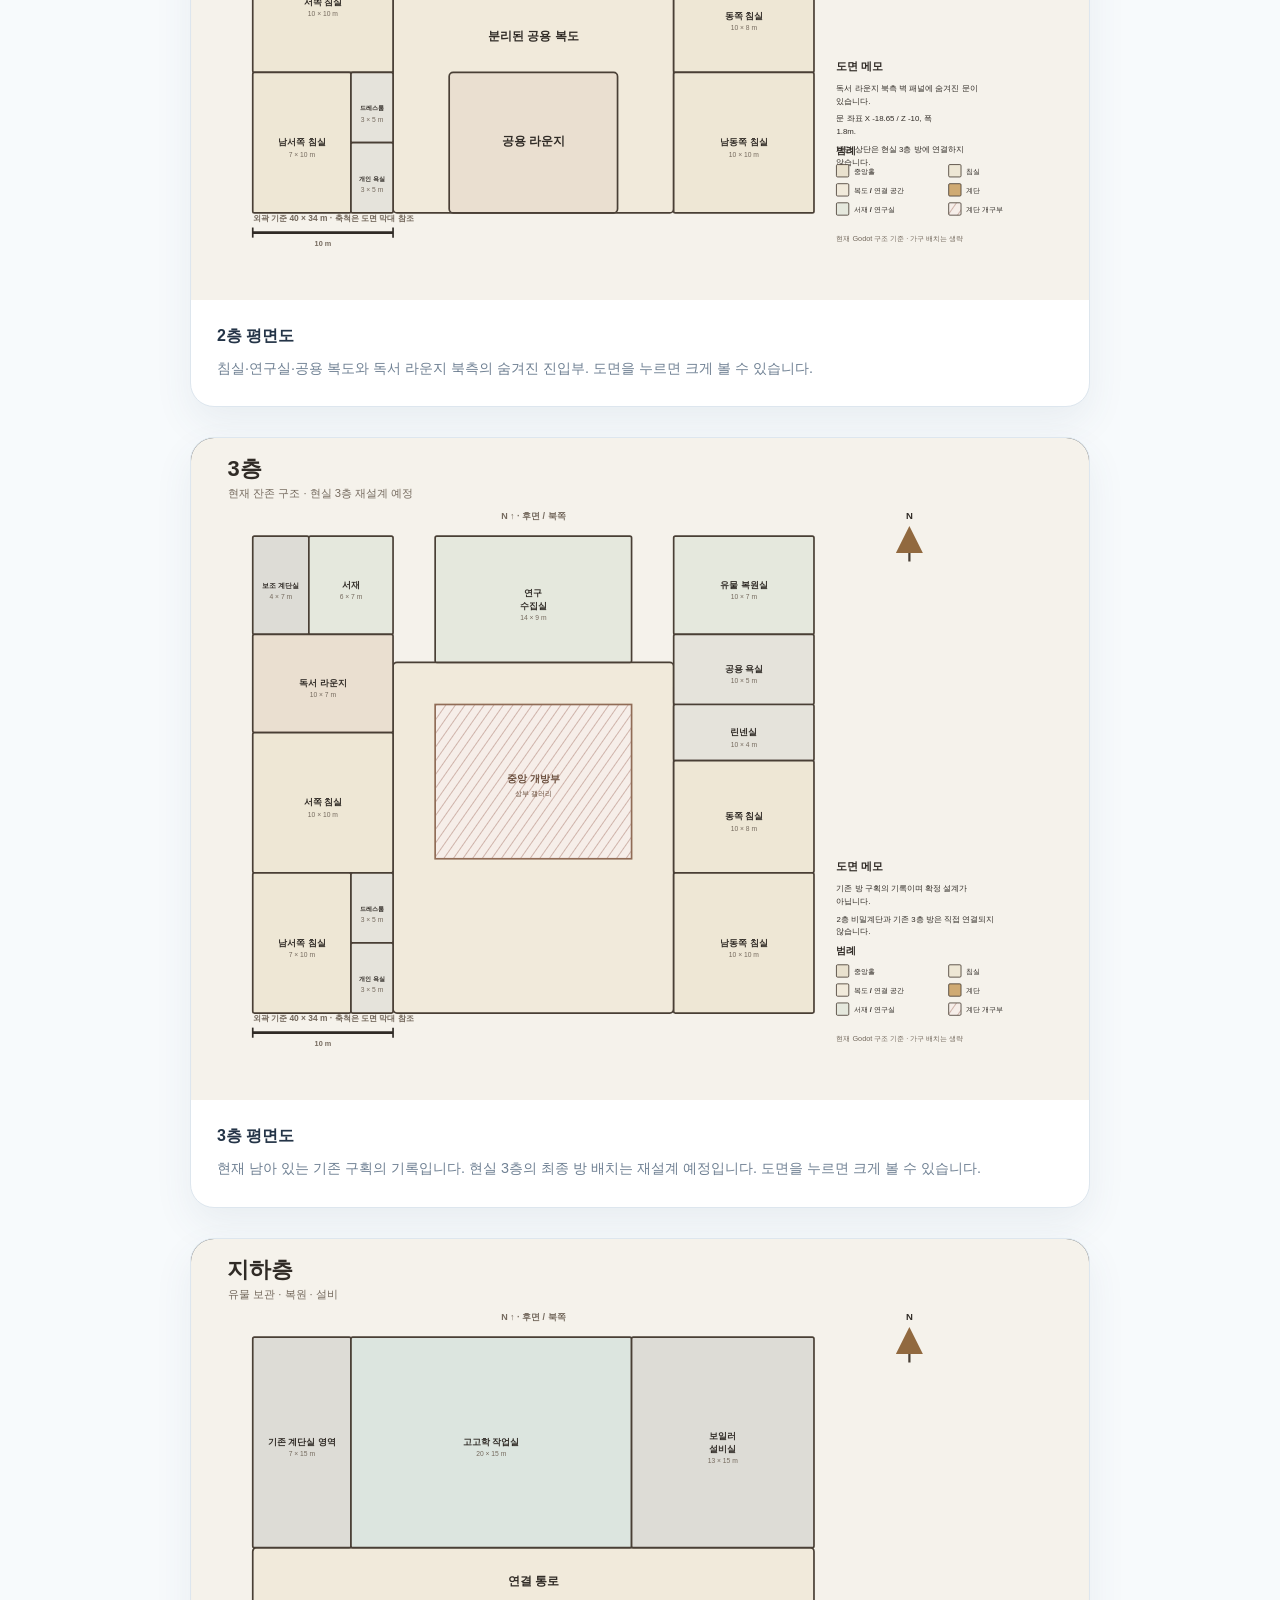
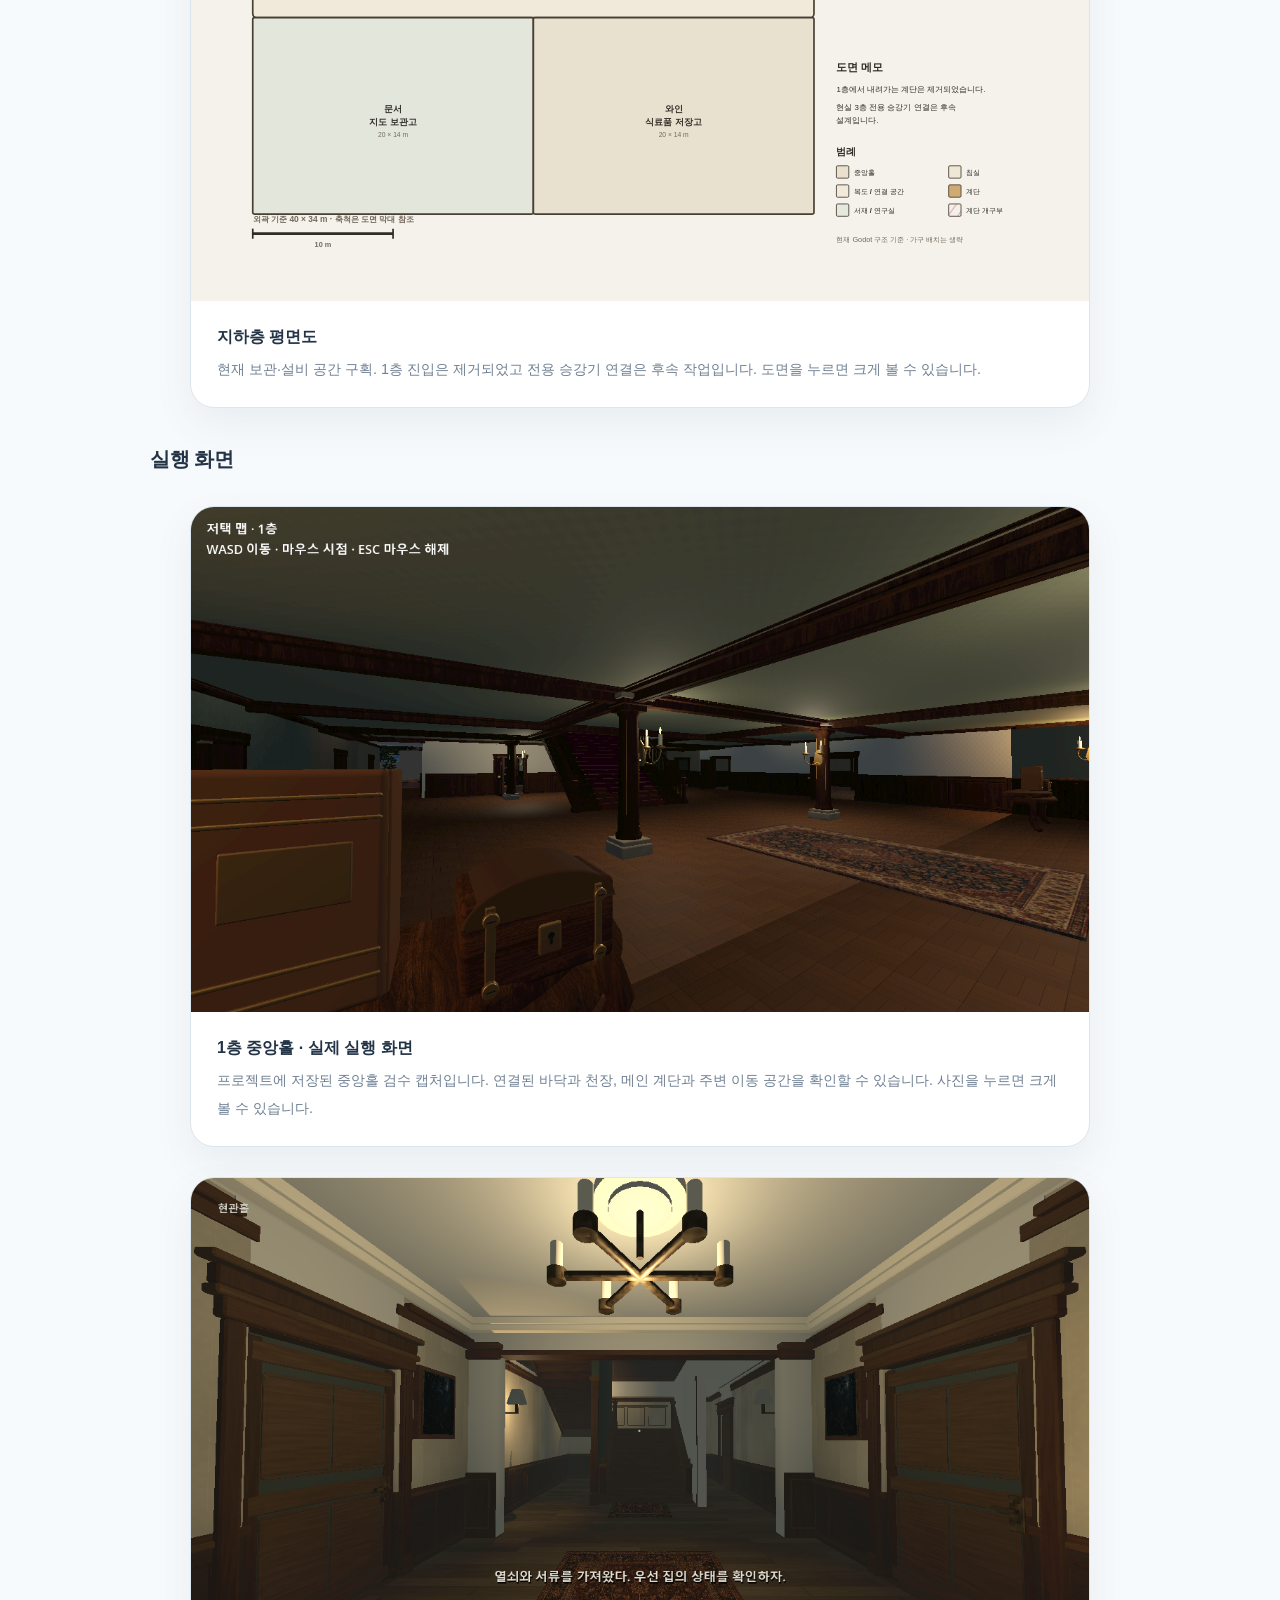
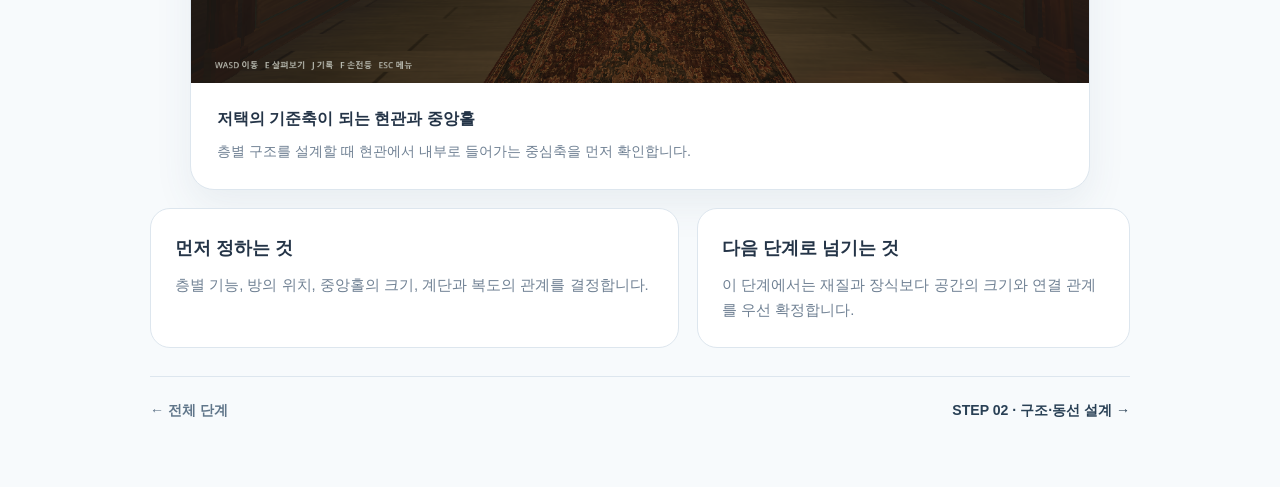
<file: mini-watch/general/templates/step-01.html>
<!doctype html>
<html lang="ko">
<head>
  <meta charset="utf-8"><meta name="viewport" content="width=device-width,initial-scale=1">
  <title>STEP 01 · 층계·공간 설계</title>
  <link rel="stylesheet" href="../static/step-pages.css">
</head>
<body><main class="step-shell">
  <div class="step-topbar"><a class="step-back" href="index.html">← Escape Mansion</a><span class="step-index">STEP 01 / 06</span></div>
  <section class="step-hero"><span class="step-index">SPACE PLANNING</span><h1>층계·공간 설계</h1><p>B1·1F·2F·3F가 어떤 역할을 맡고, 각 층의 방과 공용 공간이 어떻게 연결될지 먼저 정하는 단계입니다.</p></section>
  <h2 class="reference-title">현재 층별 평면도</h2>
  <p class="reference-intro">프로젝트에 저장된 방 좌표 도면을 사용하고, 최근 지하계단 제거와 숨겨진 진입부의 연결 표시를 반영했습니다. 가구와 상세 문짝은 생략한 공간 배치도입니다.</p>
<figure class="step-card"><a href="../static/captures/plans/1f.svg" target="_blank" aria-label="1층 도면 크게 보기"><img src="../static/captures/plans/1f.svg" alt="1층 방 배치 평면도"></a><figcaption class="step-caption"><strong>1층 평면도</strong><span>중앙홀·응접실·서재·식당·주방과 기존 계단 배치. 지하 진입계단은 제거된 상태입니다. 도면을 누르면 크게 볼 수 있습니다.</span></figcaption></figure>
<figure class="step-card"><a href="../static/captures/plans/2f.svg" target="_blank" aria-label="2층 도면 크게 보기"><img src="../static/captures/plans/2f.svg" alt="2층 방 배치 평면도"></a><figcaption class="step-caption"><strong>2층 평면도</strong><span>침실·연구실·공용 복도와 독서 라운지 북측의 숨겨진 진입부. 도면을 누르면 크게 볼 수 있습니다.</span></figcaption></figure>
<figure class="step-card"><a href="../static/captures/plans/3f.svg" target="_blank" aria-label="3층 도면 크게 보기"><img src="../static/captures/plans/3f.svg" alt="3층 방 배치 평면도"></a><figcaption class="step-caption"><strong>3층 평면도</strong><span>현재 남아 있는 기존 구획의 기록입니다. 현실 3층의 최종 방 배치는 재설계 예정입니다. 도면을 누르면 크게 볼 수 있습니다.</span></figcaption></figure>
<figure class="step-card"><a href="../static/captures/plans/b1.svg" target="_blank" aria-label="지하층 도면 크게 보기"><img src="../static/captures/plans/b1.svg" alt="지하층 방 배치 평면도"></a><figcaption class="step-caption"><strong>지하층 평면도</strong><span>현재 보관·설비 공간 구획. 1층 진입은 제거되었고 전용 승강기 연결은 후속 작업입니다. 도면을 누르면 크게 볼 수 있습니다.</span></figcaption></figure>
  <h2 class="reference-title">실행 화면</h2>
  <figure class="step-card"><a href="../static/captures/central-hall-current.png" target="_blank" aria-label="중앙홀 사진 크게 보기"><img src="../static/captures/central-hall-current.png" alt="1층 중앙홀과 메인 계단이 보이는 실제 Godot 실행 캡처"></a><figcaption class="step-caption"><strong>1층 중앙홀 · 실제 실행 화면</strong><span>프로젝트에 저장된 중앙홀 검수 캡처입니다. 연결된 바닥과 천장, 메인 계단과 주변 이동 공간을 확인할 수 있습니다. 사진을 누르면 크게 볼 수 있습니다.</span></figcaption></figure>
  <figure class="step-card"><img src="../static/captures/hall.png" alt="저택 현관 홀 실행 화면"><figcaption class="step-caption"><strong>저택의 기준축이 되는 현관과 중앙홀</strong><span>층별 구조를 설계할 때 현관에서 내부로 들어가는 중심축을 먼저 확인합니다.</span></figcaption></figure>
  <div class="step-copy"><article><h2>먼저 정하는 것</h2><p>층별 기능, 방의 위치, 중앙홀의 크기, 계단과 복도의 관계를 결정합니다.</p></article><article><h2>다음 단계로 넘기는 것</h2><p>이 단계에서는 재질과 장식보다 공간의 크기와 연결 관계를 우선 확정합니다.</p></article></div>
  <nav class="step-nav"><a href="index.html">← 전체 단계</a><a class="next" href="step-02.html">STEP 02 · 구조·동선 설계 →</a></nav>
</main></body></html>
</file>
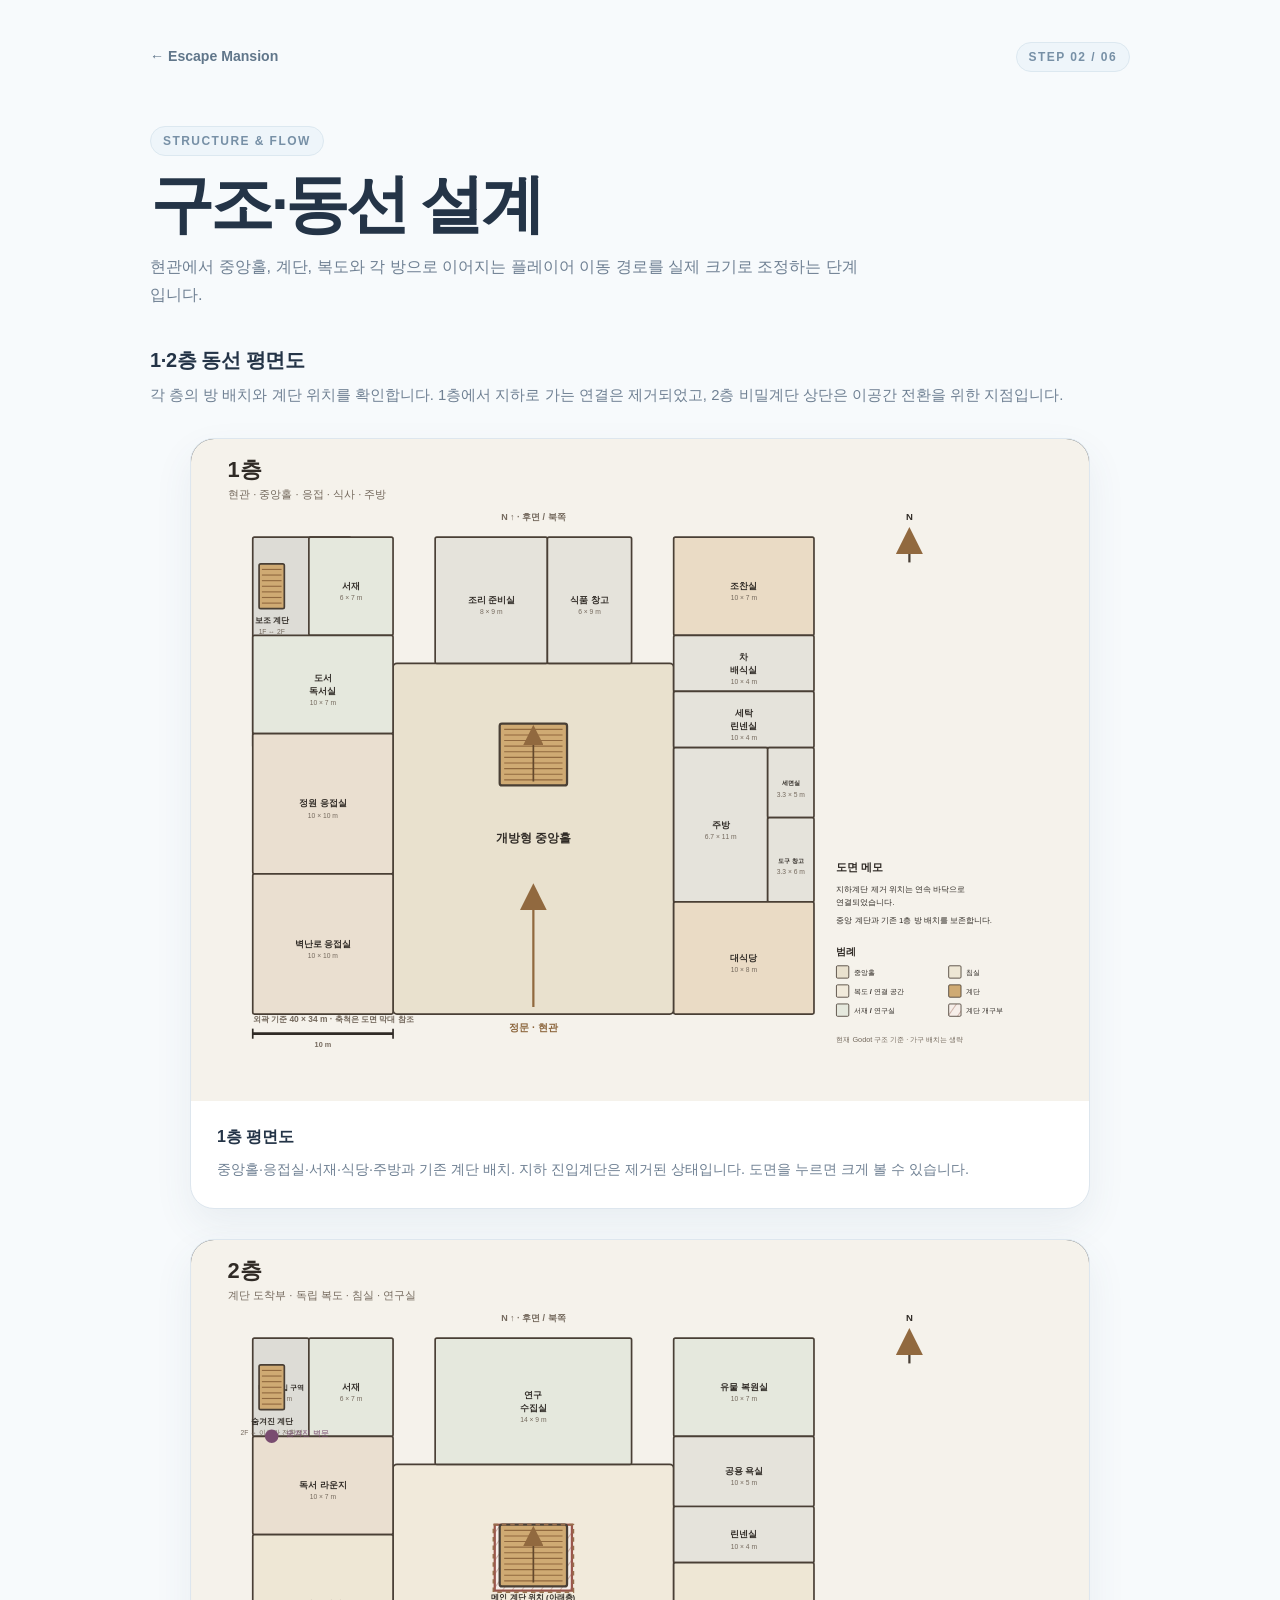
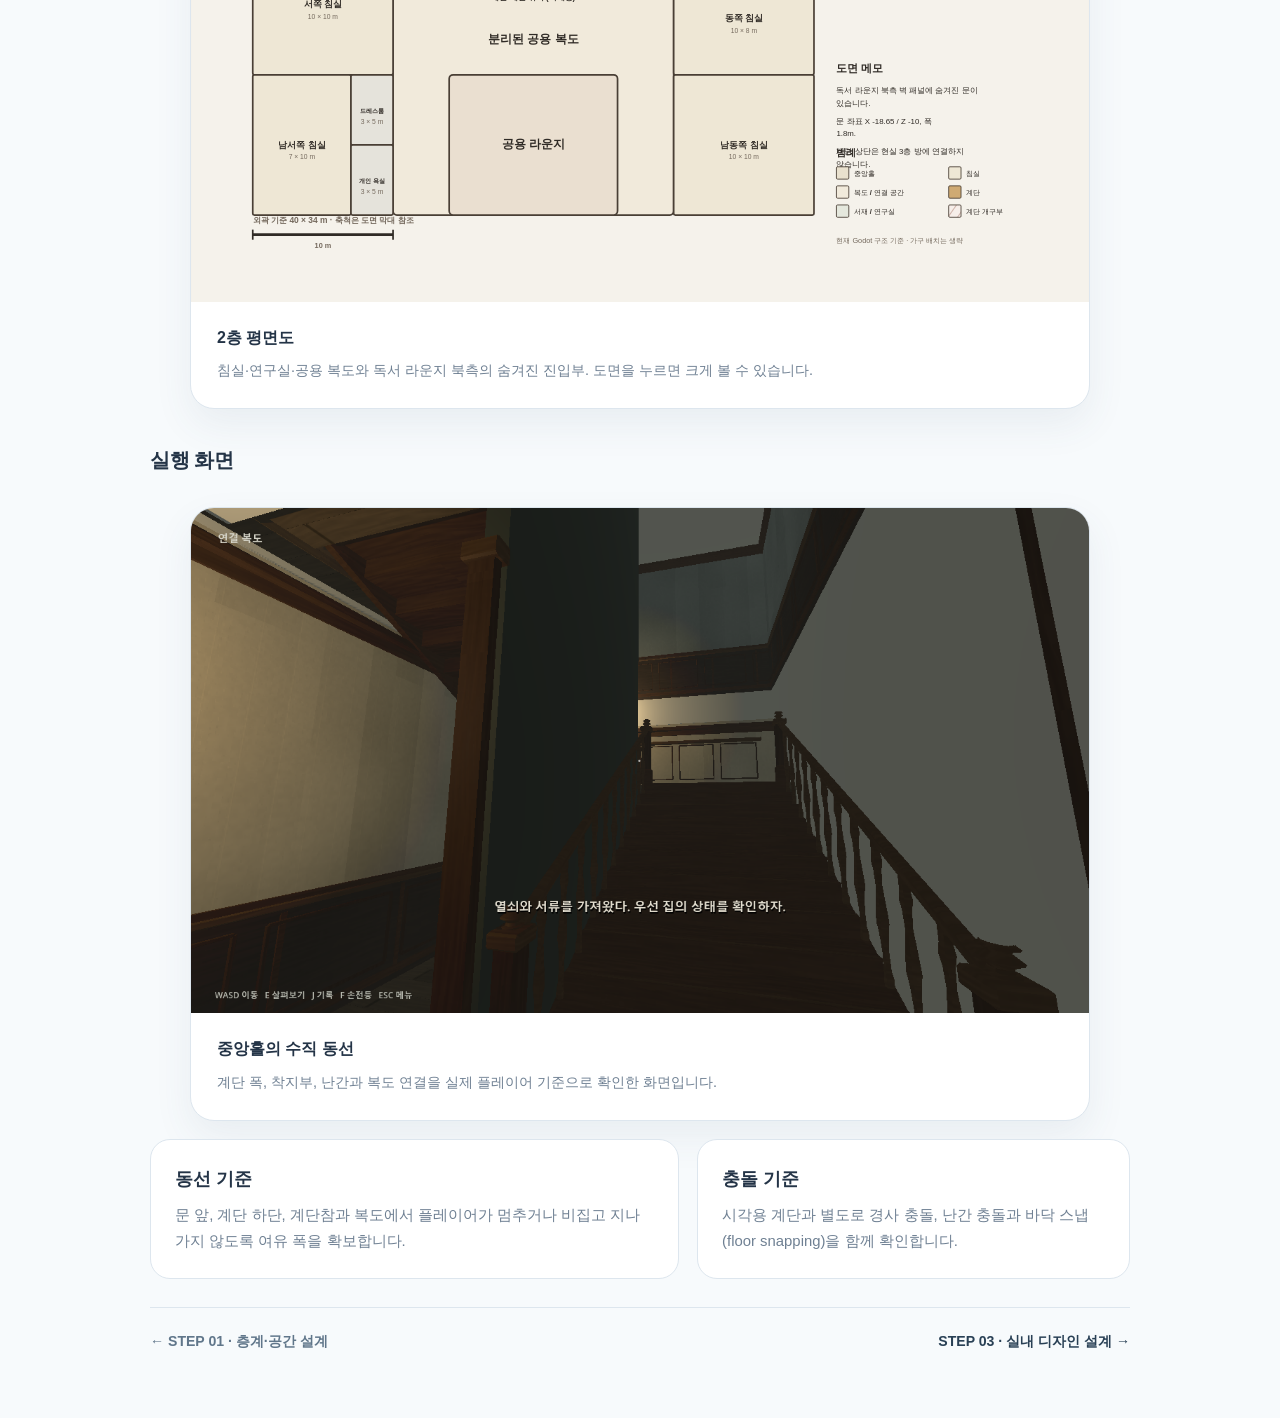
<file: mini-watch/general/templates/step-02.html>
<!doctype html>
<html lang="ko">
<head>
  <meta charset="utf-8"><meta name="viewport" content="width=device-width,initial-scale=1">
  <title>STEP 02 · 구조·동선 설계</title>
  <link rel="stylesheet" href="../static/step-pages.css">
</head>
<body><main class="step-shell">
  <div class="step-topbar"><a class="step-back" href="index.html">← Escape Mansion</a><span class="step-index">STEP 02 / 06</span></div>
  <section class="step-hero"><span class="step-index">STRUCTURE &amp; FLOW</span><h1>구조·동선 설계</h1><p>현관에서 중앙홀, 계단, 복도와 각 방으로 이어지는 플레이어 이동 경로를 실제 크기로 조정하는 단계입니다.</p></section>
  <h2 class="reference-title">1·2층 동선 평면도</h2>
  <p class="reference-intro">각 층의 방 배치와 계단 위치를 확인합니다. 1층에서 지하로 가는 연결은 제거되었고, 2층 비밀계단 상단은 이공간 전환을 위한 지점입니다.</p>
<figure class="step-card"><a href="../static/captures/plans/1f.svg" target="_blank" aria-label="1층 도면 크게 보기"><img src="../static/captures/plans/1f.svg" alt="1층 방 배치 평면도"></a><figcaption class="step-caption"><strong>1층 평면도</strong><span>중앙홀·응접실·서재·식당·주방과 기존 계단 배치. 지하 진입계단은 제거된 상태입니다. 도면을 누르면 크게 볼 수 있습니다.</span></figcaption></figure>
<figure class="step-card"><a href="../static/captures/plans/2f.svg" target="_blank" aria-label="2층 도면 크게 보기"><img src="../static/captures/plans/2f.svg" alt="2층 방 배치 평면도"></a><figcaption class="step-caption"><strong>2층 평면도</strong><span>침실·연구실·공용 복도와 독서 라운지 북측의 숨겨진 진입부. 도면을 누르면 크게 볼 수 있습니다.</span></figcaption></figure>
  <h2 class="reference-title">실행 화면</h2>
  <figure class="step-card"><img src="../static/captures/main-stair.png" alt="저택 중앙 메인 계단 실행 화면"><figcaption class="step-caption"><strong>중앙홀의 수직 동선</strong><span>계단 폭, 착지부, 난간과 복도 연결을 실제 플레이어 기준으로 확인한 화면입니다.</span></figcaption></figure>
  <div class="step-copy"><article><h2>동선 기준</h2><p>문 앞, 계단 하단, 계단참과 복도에서 플레이어가 멈추거나 비집고 지나가지 않도록 여유 폭을 확보합니다.</p></article><article><h2>충돌 기준</h2><p>시각용 계단과 별도로 경사 충돌, 난간 충돌과 바닥 스냅(floor snapping)을 함께 확인합니다.</p></article></div>
  <nav class="step-nav"><a href="step-01.html">← STEP 01 · 층계·공간 설계</a><a class="next" href="step-03.html">STEP 03 · 실내 디자인 설계 →</a></nav>
</main></body></html>
</file>
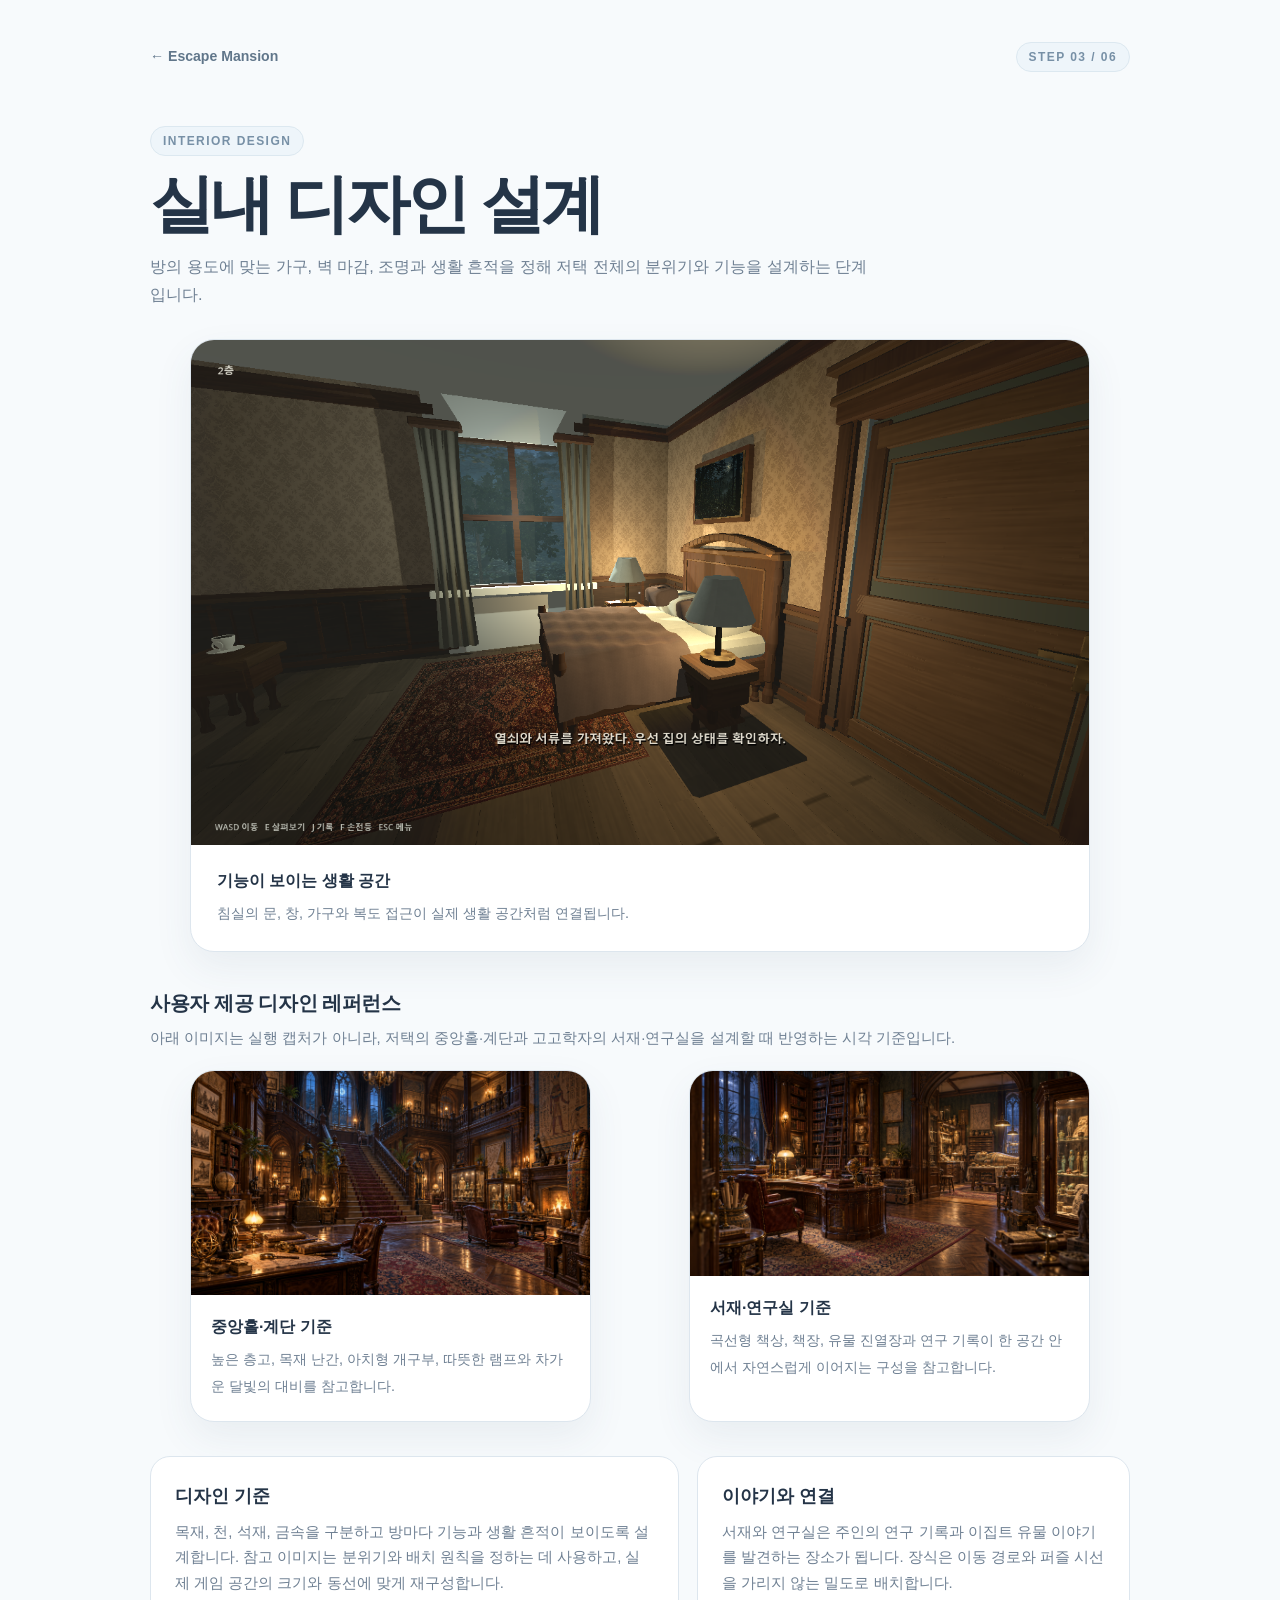
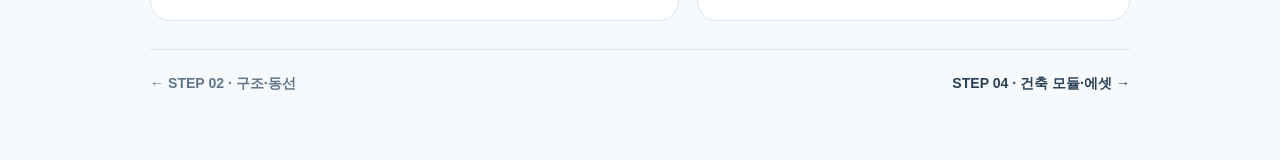
<file: mini-watch/general/templates/step-03.html>
<!doctype html>
<html lang="ko">
<head>
  <meta charset="utf-8"><meta name="viewport" content="width=device-width,initial-scale=1">
  <title>STEP 03 · 실내 디자인 설계</title>
  <link rel="stylesheet" href="../static/step-pages.css">
</head>
<body><main class="step-shell">
  <div class="step-topbar"><a class="step-back" href="index.html">← Escape Mansion</a><span class="step-index">STEP 03 / 06</span></div>
  <section class="step-hero"><span class="step-index">INTERIOR DESIGN</span><h1>실내 디자인 설계</h1><p>방의 용도에 맞는 가구, 벽 마감, 조명과 생활 흔적을 정해 저택 전체의 분위기와 기능을 설계하는 단계입니다.</p></section>
  <figure class="step-card"><img src="../static/captures/bedroom.png" alt="2층 침실 실행 화면"><figcaption class="step-caption"><strong>기능이 보이는 생활 공간</strong><span>침실의 문, 창, 가구와 복도 접근이 실제 생활 공간처럼 연결됩니다.</span></figcaption></figure>
  <h2 class="reference-title">사용자 제공 디자인 레퍼런스</h2>
  <p class="reference-intro">아래 이미지는 실행 캡처가 아니라, 저택의 중앙홀·계단과 고고학자의 서재·연구실을 설계할 때 반영하는 시각 기준입니다.</p>
  <div class="reference-grid">
    <figure class="step-card"><img src="../static/captures/reference-grand-hall.png" alt="중앙홀과 계단 디자인 참고 이미지"><figcaption class="step-caption"><strong>중앙홀·계단 기준</strong><span>높은 층고, 목재 난간, 아치형 개구부, 따뜻한 램프와 차가운 달빛의 대비를 참고합니다.</span></figcaption></figure>
    <figure class="step-card"><img src="../static/captures/reference-archaeologist-study.png" alt="고고학자의 서재와 연구실 디자인 참고 이미지"><figcaption class="step-caption"><strong>서재·연구실 기준</strong><span>곡선형 책상, 책장, 유물 진열장과 연구 기록이 한 공간 안에서 자연스럽게 이어지는 구성을 참고합니다.</span></figcaption></figure>
  </div>
  <div class="step-copy"><article><h2>디자인 기준</h2><p>목재, 천, 석재, 금속을 구분하고 방마다 기능과 생활 흔적이 보이도록 설계합니다. 참고 이미지는 분위기와 배치 원칙을 정하는 데 사용하고, 실제 게임 공간의 크기와 동선에 맞게 재구성합니다.</p></article><article><h2>이야기와 연결</h2><p>서재와 연구실은 주인의 연구 기록과 이집트 유물 이야기를 발견하는 장소가 됩니다. 장식은 이동 경로와 퍼즐 시선을 가리지 않는 밀도로 배치합니다.</p></article></div>
  <nav class="step-nav"><a href="step-02.html">← STEP 02 · 구조·동선</a><a class="next" href="step-04.html">STEP 04 · 건축 모듈·에셋 →</a></nav>
</main></body></html>
</file>
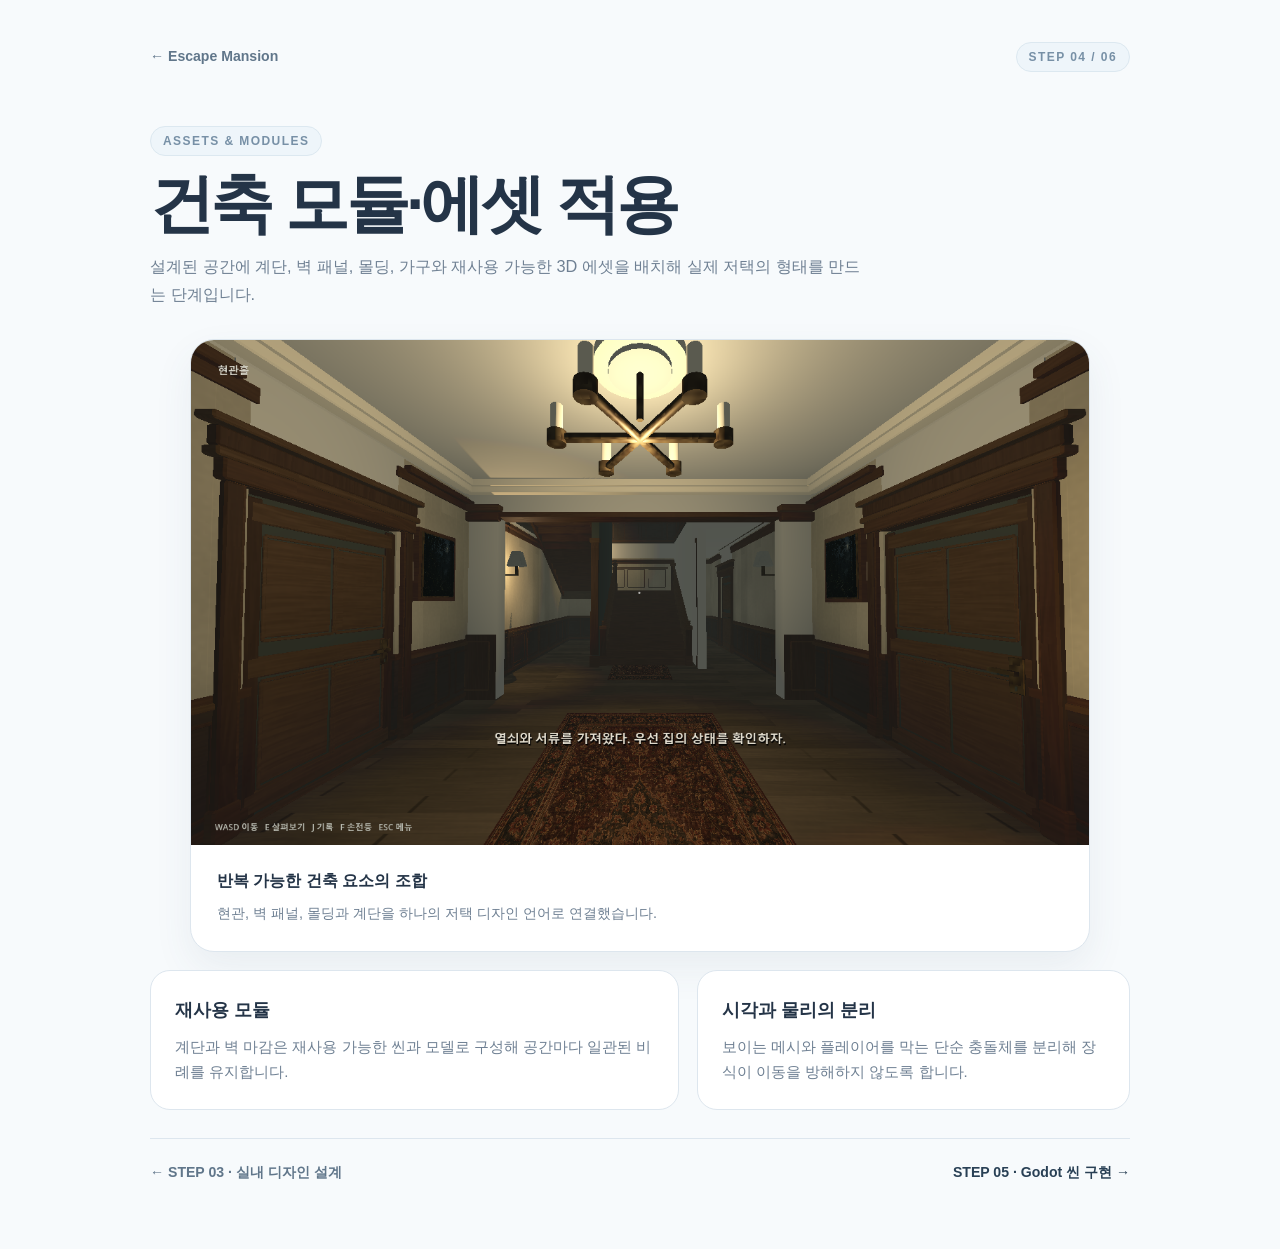
<file: mini-watch/general/templates/step-04.html>
<!doctype html>
<html lang="ko">
<head>
  <meta charset="utf-8"><meta name="viewport" content="width=device-width,initial-scale=1">
  <title>STEP 04 · 건축 모듈·에셋 적용</title>
  <link rel="stylesheet" href="../static/step-pages.css">
</head>
<body><main class="step-shell">
  <div class="step-topbar"><a class="step-back" href="index.html">← Escape Mansion</a><span class="step-index">STEP 04 / 06</span></div>
  <section class="step-hero"><span class="step-index">ASSETS &amp; MODULES</span><h1>건축 모듈·에셋 적용</h1><p>설계된 공간에 계단, 벽 패널, 몰딩, 가구와 재사용 가능한 3D 에셋을 배치해 실제 저택의 형태를 만드는 단계입니다.</p></section>
  <figure class="step-card"><img src="../static/captures/hall.png" alt="중앙홀 건축 모듈 적용 실행 화면"><figcaption class="step-caption"><strong>반복 가능한 건축 요소의 조합</strong><span>현관, 벽 패널, 몰딩과 계단을 하나의 저택 디자인 언어로 연결했습니다.</span></figcaption></figure>
  <div class="step-copy"><article><h2>재사용 모듈</h2><p>계단과 벽 마감은 재사용 가능한 씬과 모델로 구성해 공간마다 일관된 비례를 유지합니다.</p></article><article><h2>시각과 물리의 분리</h2><p>보이는 메시와 플레이어를 막는 단순 충돌체를 분리해 장식이 이동을 방해하지 않도록 합니다.</p></article></div>
  <nav class="step-nav"><a href="step-03.html">← STEP 03 · 실내 디자인 설계</a><a class="next" href="step-05.html">STEP 05 · Godot 씬 구현 →</a></nav>
</main></body></html>
</file>
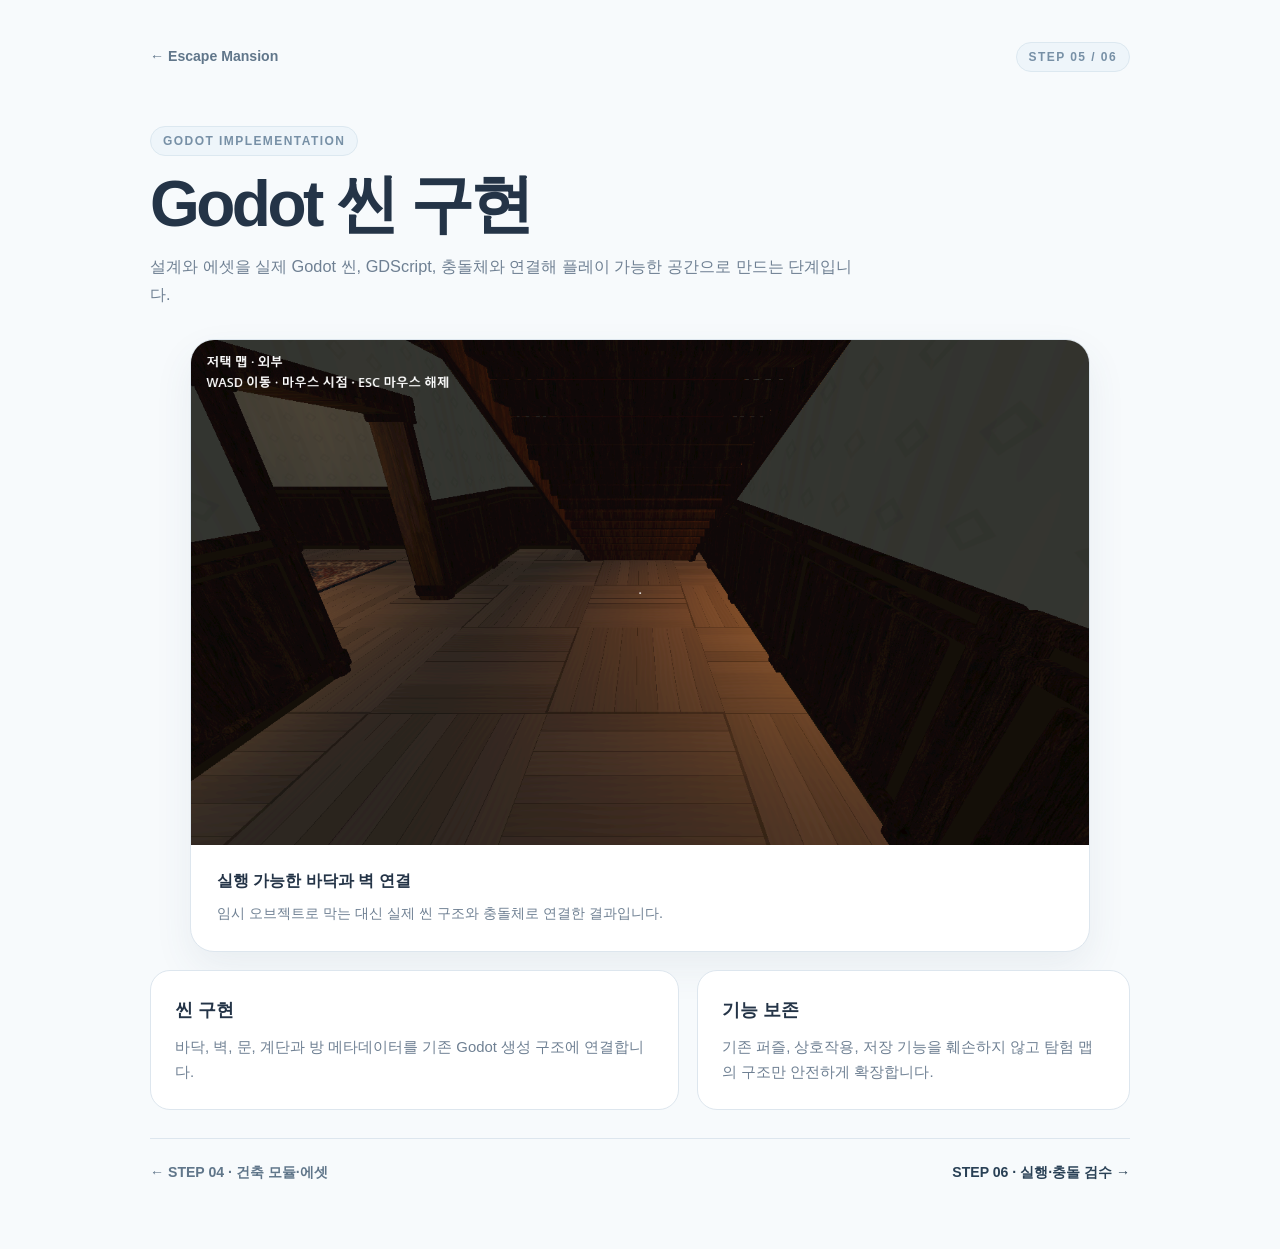
<file: mini-watch/general/templates/step-05.html>
<!doctype html>
<html lang="ko">
<head>
  <meta charset="utf-8"><meta name="viewport" content="width=device-width,initial-scale=1">
  <title>STEP 05 · Godot 씬 구현</title>
  <link rel="stylesheet" href="../static/step-pages.css">
</head>
<body><main class="step-shell">
  <div class="step-topbar"><a class="step-back" href="index.html">← Escape Mansion</a><span class="step-index">STEP 05 / 06</span></div>
  <section class="step-hero"><span class="step-index">GODOT IMPLEMENTATION</span><h1>Godot 씬 구현</h1><p>설계와 에셋을 실제 Godot 씬, GDScript, 충돌체와 연결해 플레이 가능한 공간으로 만드는 단계입니다.</p></section>
  <figure class="step-card"><img src="../static/captures/ground-infill.png" alt="Godot 구조 구현 후 실행 화면"><figcaption class="step-caption"><strong>실행 가능한 바닥과 벽 연결</strong><span>임시 오브젝트로 막는 대신 실제 씬 구조와 충돌체로 연결한 결과입니다.</span></figcaption></figure>
  <div class="step-copy"><article><h2>씬 구현</h2><p>바닥, 벽, 문, 계단과 방 메타데이터를 기존 Godot 생성 구조에 연결합니다.</p></article><article><h2>기능 보존</h2><p>기존 퍼즐, 상호작용, 저장 기능을 훼손하지 않고 탐험 맵의 구조만 안전하게 확장합니다.</p></article></div>
  <nav class="step-nav"><a href="step-04.html">← STEP 04 · 건축 모듈·에셋</a><a class="next" href="step-06.html">STEP 06 · 실행·충돌 검수 →</a></nav>
</main></body></html>
</file>
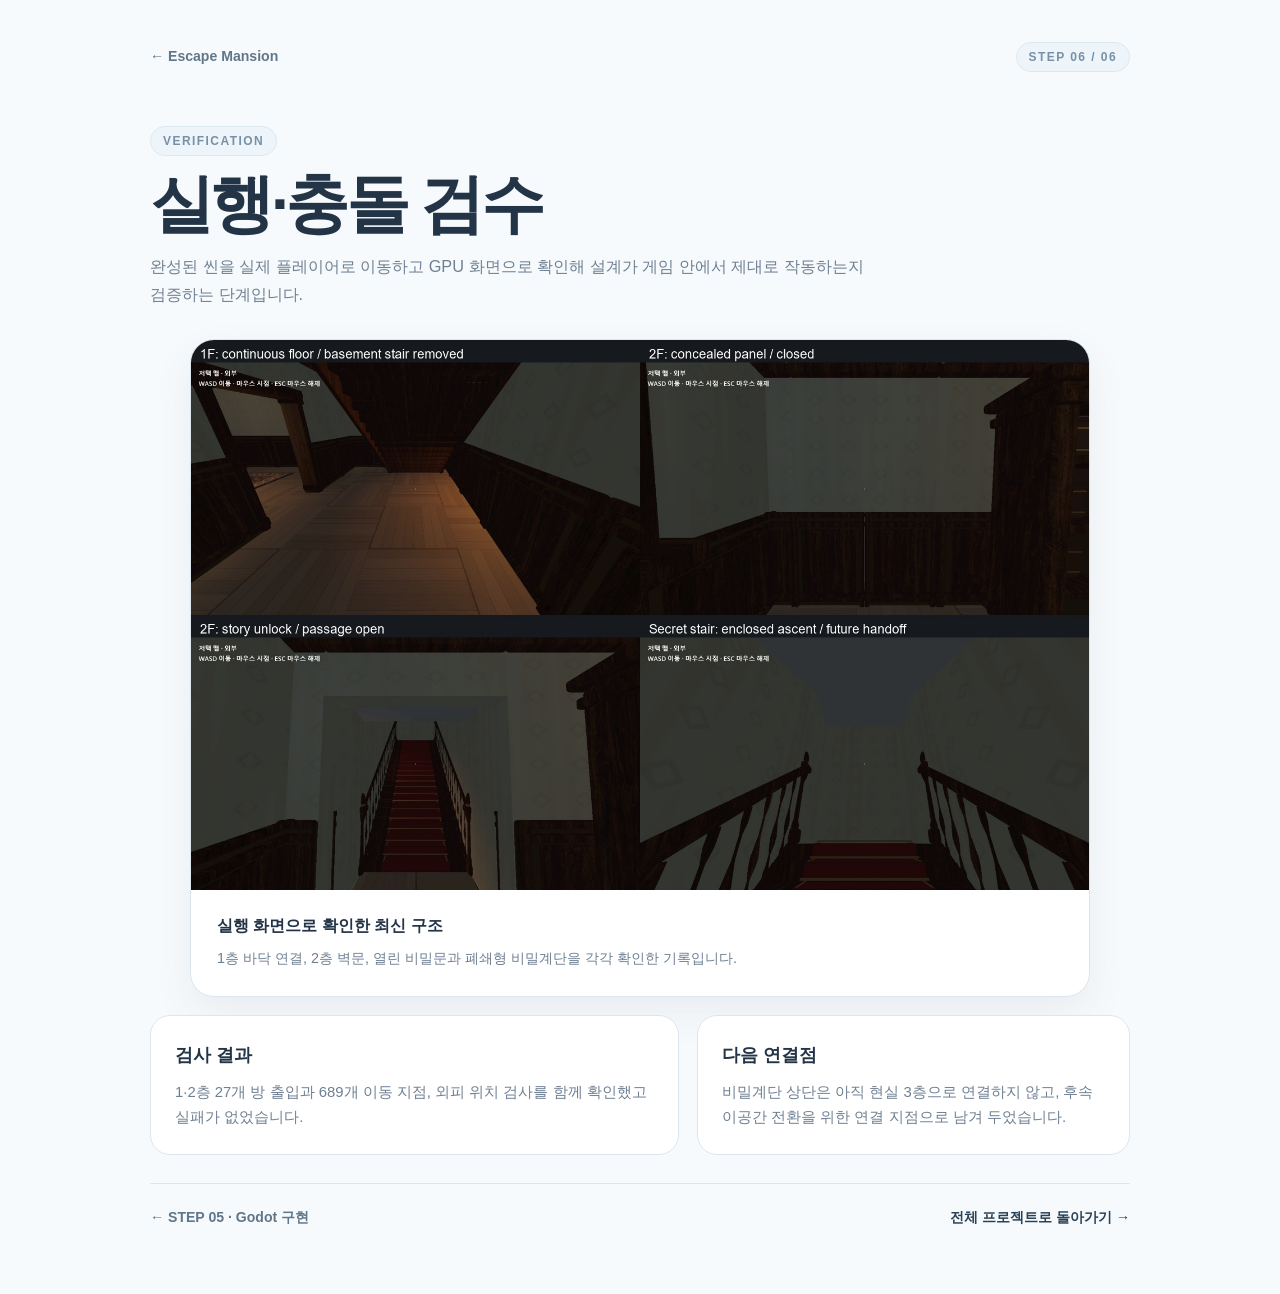
<file: mini-watch/general/templates/step-06.html>
<!doctype html>
<html lang="ko">
<head>
  <meta charset="utf-8"><meta name="viewport" content="width=device-width,initial-scale=1">
  <title>STEP 06 · 실행·충돌 검수</title>
  <link rel="stylesheet" href="../static/step-pages.css">
</head>
<body><main class="step-shell">
  <div class="step-topbar"><a class="step-back" href="index.html">← Escape Mansion</a><span class="step-index">STEP 06 / 06</span></div>
  <section class="step-hero"><span class="step-index">VERIFICATION</span><h1>실행·충돌 검수</h1><p>완성된 씬을 실제 플레이어로 이동하고 GPU 화면으로 확인해 설계가 게임 안에서 제대로 작동하는지 검증하는 단계입니다.</p></section>
  <figure class="step-card"><img src="../static/captures/verified-structure.jpg" alt="저택 구조 검수 실행 화면 모음"><figcaption class="step-caption"><strong>실행 화면으로 확인한 최신 구조</strong><span>1층 바닥 연결, 2층 벽문, 열린 비밀문과 폐쇄형 비밀계단을 각각 확인한 기록입니다.</span></figcaption></figure>
  <div class="step-copy"><article><h2>검사 결과</h2><p>1·2층 27개 방 출입과 689개 이동 지점, 외피 위치 검사를 함께 확인했고 실패가 없었습니다.</p></article><article><h2>다음 연결점</h2><p>비밀계단 상단은 아직 현실 3층으로 연결하지 않고, 후속 이공간 전환을 위한 연결 지점으로 남겨 두었습니다.</p></article></div>
  <nav class="step-nav"><a href="step-05.html">← STEP 05 · Godot 구현</a><a class="next" href="index.html">전체 프로젝트로 돌아가기 →</a></nav>
</main></body></html>
</file>
<file: mini-watch/general/static/step-pages.css>
:root{
  --bg:#f7fafc;
  --surface:#fff;
  --text:#243447;
  --muted:#6f8093;
  --line:#dde6ee;
  --primary:#294055;
  --soft:#eef5fa;
}

*{box-sizing:border-box}

html{scroll-behavior:smooth}

body{
  margin:0;
  color:var(--text);
  background:var(--bg);
  font-family:Pretendard,"Noto Sans KR","Malgun Gothic",sans-serif;
  line-height:1.7;
}

.step-shell{
  width:min(980px,calc(100% - 32px));
  margin:0 auto;
  padding:42px 0 64px;
}

.step-topbar,
.step-nav{
  display:flex;
  align-items:center;
  justify-content:space-between;
  gap:16px;
}

.step-topbar{margin-bottom:54px}

.step-back,
.step-nav a{
  color:#60768a;
  text-decoration:none;
  font-size:.88rem;
  font-weight:700;
}

.step-back:hover,
.step-nav a:hover{color:var(--primary)}

.step-index{
  display:inline-flex;
  align-items:center;
  min-height:30px;
  padding:0 12px;
  border:1px solid #dce8f0;
  border-radius:999px;
  background:var(--soft);
  color:#7790a6;
  font-size:.75rem;
  font-weight:800;
  letter-spacing:.12em;
}

.step-hero{
  margin-bottom:28px;
}

.step-hero h1{
  max-width:740px;
  margin:14px 0 14px;
  font-size:clamp(2.1rem,5vw,4.2rem);
  line-height:1.08;
  letter-spacing:-.055em;
}

.step-hero p{
  max-width:720px;
  margin:0;
  color:var(--muted);
  font-size:1.02rem;
}

.step-card{
  overflow:hidden;
  margin-top:30px;
  border:1px solid var(--line);
  border-radius:24px;
  background:var(--surface);
  box-shadow:0 16px 38px rgba(67,91,112,.08);
}

.step-card img{
  display:block;
  width:100%;
  height:auto;
  background:#1e2933;
}

.reference-grid{
  display:grid;
  grid-template-columns:repeat(2,minmax(0,1fr));
  gap:18px;
  margin-top:18px;
}

.reference-grid .step-card{
  margin-top:0;
}

.reference-grid .step-caption{
  padding:18px 20px 21px;
}

.step-caption{
  padding:22px 26px 25px;
}

.step-caption strong{
  display:block;
  margin-bottom:5px;
  font-size:1rem;
}

.step-caption span{color:var(--muted);font-size:.9rem}

.reference-title{
  margin:34px 0 6px;
  font-size:1.25rem;
  letter-spacing:-.02em;
}

.reference-intro{
  margin:0;
  color:var(--muted);
  font-size:.93rem;
}

.step-copy{
  display:grid;
  grid-template-columns:1.1fr .9fr;
  gap:18px;
  margin-top:18px;
}

.step-copy article{
  padding:24px;
  border:1px solid var(--line);
  border-radius:20px;
  background:#fff;
}

.step-copy h2{
  margin:0 0 9px;
  font-size:1.12rem;
}

.step-copy p{
  margin:0;
  color:var(--muted);
  font-size:.93rem;
}

.step-nav{
  margin-top:28px;
  padding-top:22px;
  border-top:1px solid var(--line);
}

.step-nav .next{color:var(--primary)}

@media(max-width:700px){
  .step-shell{padding-top:24px}
  .step-topbar{margin-bottom:38px}
  .step-copy{grid-template-columns:1fr}
  .reference-grid{grid-template-columns:1fr}
  .step-nav{align-items:flex-start;flex-direction:column}
}
</file>
